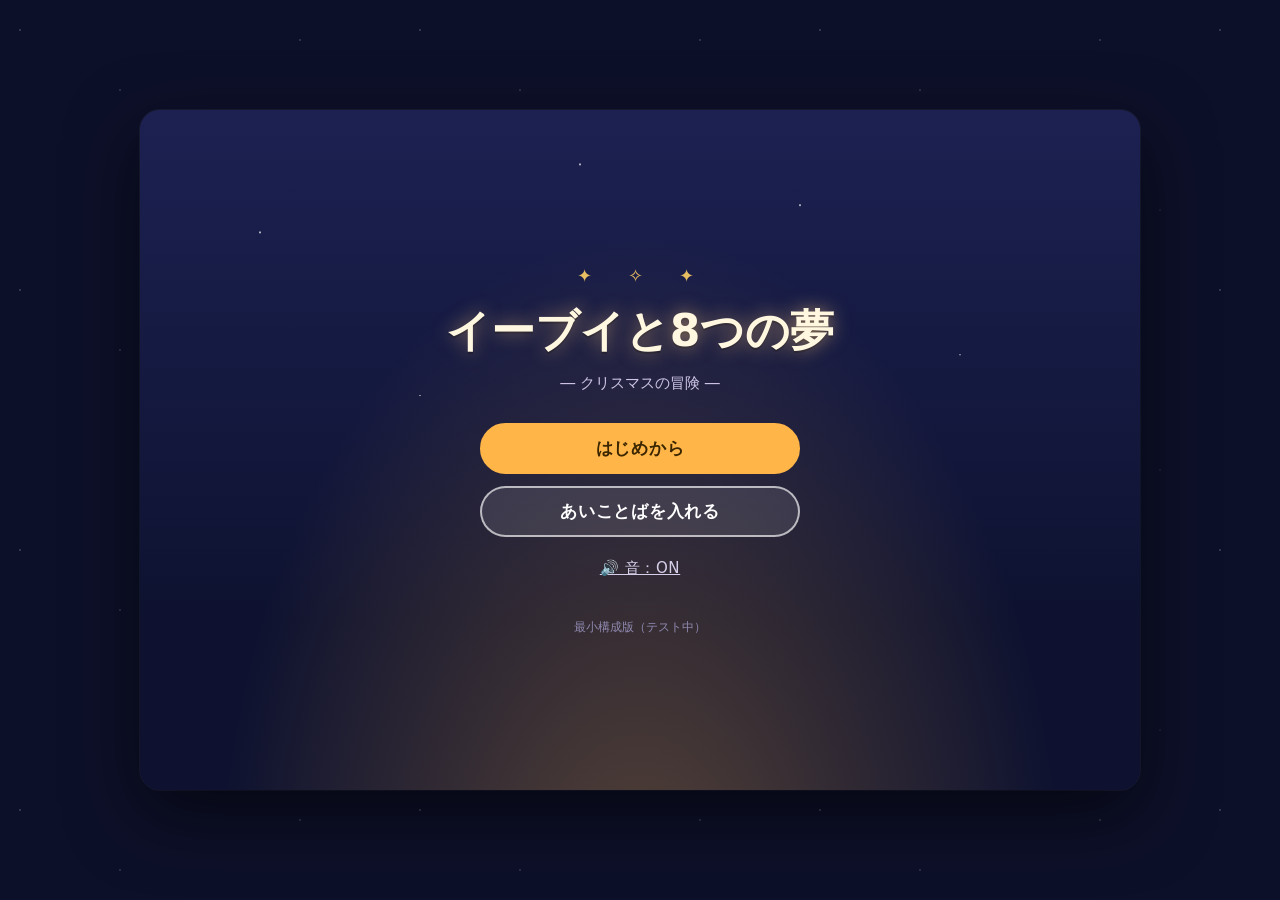
<file: index.html>
<!DOCTYPE html>
<html lang="ja">
<head>
  <meta charset="utf-8">
  <meta name="viewport" content="width=device-width, initial-scale=1, viewport-fit=cover">
  <!-- 検索エンジンに載せない -->
  <meta name="robots" content="noindex, nofollow">
  <meta name="theme-color" content="#171b3d">
  <!-- iPhone の「ホーム画面に追加」用 -->
  <meta name="apple-mobile-web-app-capable" content="yes">
  <meta name="mobile-web-app-capable" content="yes">
  <meta name="apple-mobile-web-app-status-bar-style" content="black-translucent">
  <meta name="apple-mobile-web-app-title" content="イーブイ">
  <link rel="apple-touch-icon" href="icon.png">
  <link rel="icon" type="image/png" href="icon.png">
  <title>イーブイと8つの夢</title>
  <link rel="stylesheet" href="style.css">
</head>
<body>
  <main id="app"></main>
  <noscript>このゲームを遊ぶには、JavaScript を有効にしてください。</noscript>

  <!-- 読み込みエラーを記録する（data.js の書きまちがいを画面で知らせるため） -->
  <script>
    window.__loadErrors = [];
    window.addEventListener("error", function (e) {
      window.__loadErrors.push({ file: e.filename, line: e.lineno, message: e.message });
    });
  </script>
  <script src="data.js"></script>
  <script src="room.js"></script>
  <script src="house.js"></script>
  <script src="lib/qrcode.js"></script>
  <script src="sound.js"></script>
  <!-- 公園で気配を探す（GPSヒント機能）の判定の計算。engine.js より前に読み込む -->
  <script src="geo.js"></script>
  <script src="engine.js"></script>
</body>
</html>
</file>
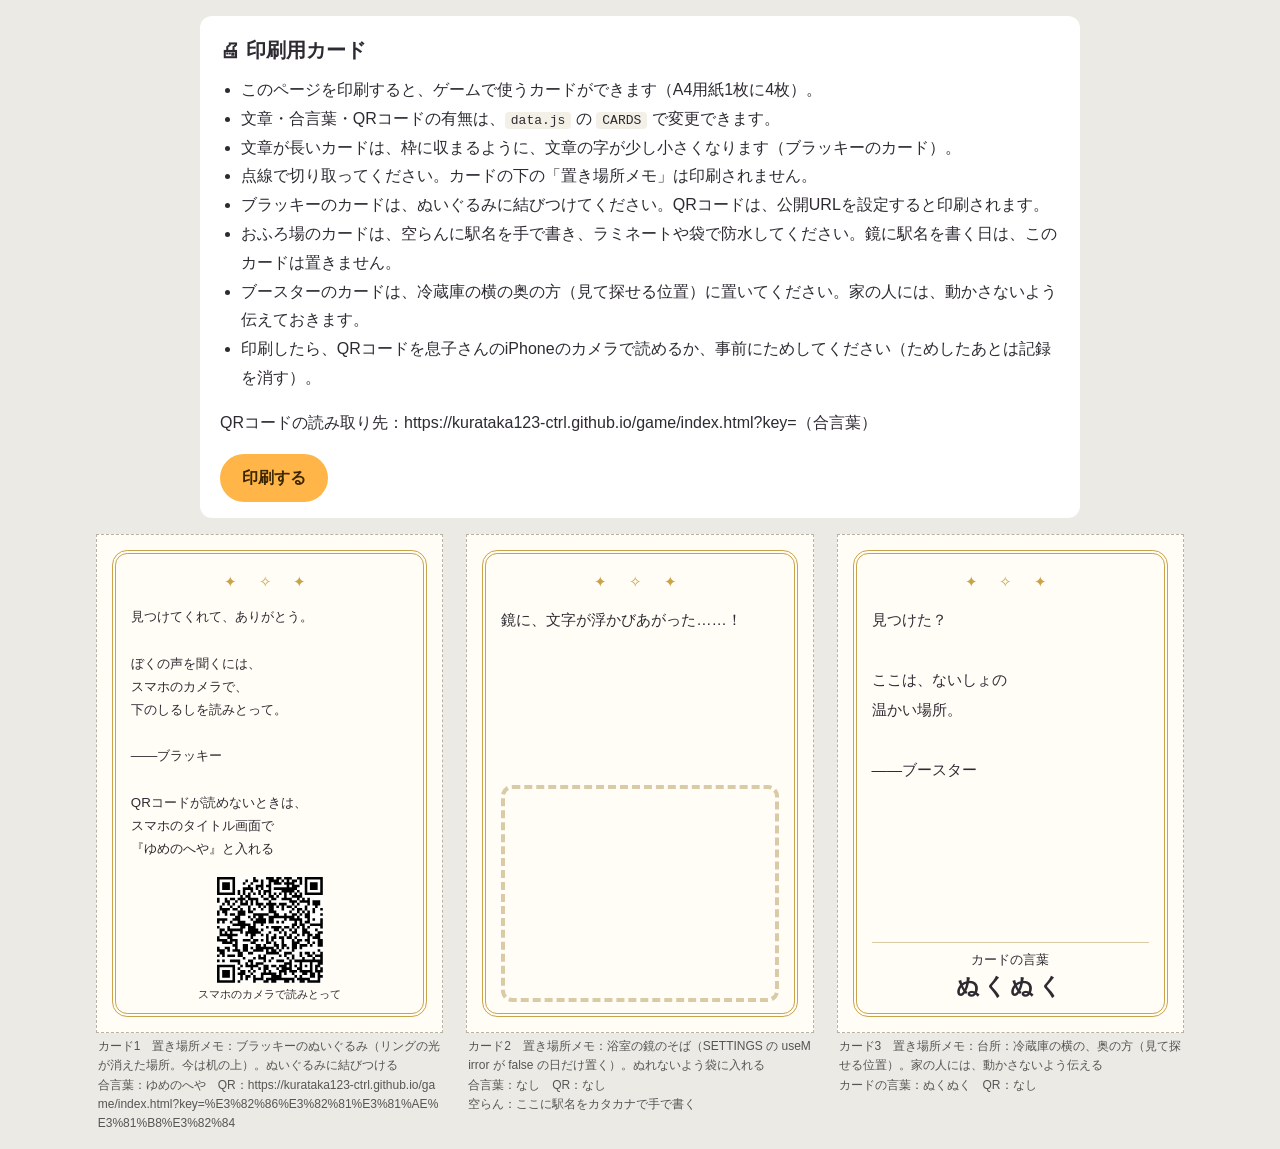
<file: cards.html>
<!DOCTYPE html>
<html lang="ja">
<head>
  <meta charset="utf-8">
  <meta name="viewport" content="width=device-width, initial-scale=1">
  <meta name="robots" content="noindex, nofollow">
  <title>印刷用カード（イーブイと8つの夢）</title>
  <style>
    :root { --ink: #2d2a32; --gold: #c9a24a; --paper: #fffdf6; }
    * { box-sizing: border-box; }
    body {
      margin: 0;
      padding: 16px;
      background: #eceae4;
      color: var(--ink);
      font-family: "Hiragino Maru Gothic ProN", "Hiragino Sans", "BIZ UDPGothic", "Yu Gothic", "Meiryo", sans-serif;
    }
    .guide {
      max-width: 880px;
      margin: 0 auto 16px;
      padding: 16px 20px;
      border-radius: 12px;
      background: #fff;
      line-height: 1.8;
    }
    .guide h1 { margin: 0 0 8px; font-size: 20px; }
    .guide ul { margin: 6px 0; padding-left: 1.3em; }
    .guide .warn { color: #a1122b; font-weight: 700; }
    .guide code { background: #f3f0e8; padding: 1px 6px; border-radius: 4px; }
    .guide button {
      font: inherit;
      font-size: 16px;
      padding: 10px 22px;
      border: 0;
      border-radius: 999px;
      background: #ffb547;
      color: #3b2600;
      font-weight: 700;
      cursor: pointer;
    }
    .sheet { display: flex; flex-wrap: wrap; gap: 6mm; justify-content: center; }
    .card-wrap { width: 92mm; }
    .card {
      position: relative;
      width: 92mm;
      height: 132mm;
      padding: 10mm 9mm 8mm;
      background: var(--paper);
      border: 1px dashed #b8b2a6;
      display: flex;
      flex-direction: column;
      break-inside: avoid;
      page-break-inside: avoid;
    }
    .card::before {
      content: "";
      position: absolute;
      inset: 4mm;
      border: 1.2mm double var(--gold);
      border-radius: 4mm;
      pointer-events: none;
    }
    .stars { text-align: center; color: var(--gold); letter-spacing: .6em; font-size: 11pt; }
    .text { flex: 1; margin-top: 4mm; white-space: pre-wrap; font-size: 11.5pt; line-height: 1.95; }
    .kw { padding-top: 2.5mm; border-top: 1px solid #d8cba6; text-align: center; font-size: 9.5pt; }
    .kw b { display: block; margin-top: .5mm; font-size: 17pt; letter-spacing: .15em; }
    .qr { display: flex; flex-direction: column; align-items: center; gap: 1mm; margin-top: 2.5mm; font-size: 8.5pt; }
    .qr svg { display: block; width: 28mm; height: 28mm; }
    .blank {
      flex: 1.2;
      margin-top: 3mm;
      border: 1.2mm dashed #d8cba6;
      border-radius: 3mm;
      display: flex;
      align-items: flex-end;
      justify-content: center;
      padding-bottom: 2mm;
      font-size: 8pt;
      color: #c9bfa8;
    }
    .memo { margin: 4px 2px 0; font-size: 12px; line-height: 1.6; color: #555; white-space: pre-wrap; word-break: break-all; }
    .error { max-width: 880px; margin: 0 auto; padding: 16px; background: #fff0f0; color: #a1122b; border-radius: 12px; }
    @page { size: A4 portrait; margin: 10mm; }
    @media print {
      body { padding: 0; background: none; }
      .guide, .memo { display: none !important; }
      .sheet { gap: 4mm; }
    }
  </style>
</head>
<body>
  <div class="guide" id="guide">
    <h1>🖨 印刷用カード</h1>
    <ul>
      <li>このページを印刷すると、ゲームで使うカードができます（A4用紙1枚に4枚）。</li>
      <li>文章・合言葉・QRコードの有無は、<code>data.js</code> の <code>CARDS</code> で変更できます。</li>
      <li>文章が長いカードは、枠に収まるように、文章の字が少し小さくなります（ブラッキーのカード）。</li>
      <li>点線で切り取ってください。カードの下の「置き場所メモ」は印刷されません。</li>
      <li>ブラッキーのカードは、ぬいぐるみに結びつけてください。QRコードは、公開URLを設定すると印刷されます。</li>
      <li>おふろ場のカードは、空らんに駅名を手で書き、ラミネートや袋で防水してください。鏡に駅名を書く日は、このカードは置きません。</li>
      <li>ブースターのカードは、冷蔵庫の横の奥の方（見て探せる位置）に置いてください。家の人には、動かさないよう伝えておきます。</li>
      <li>印刷したら、QRコードを息子さんのiPhoneのカメラで読めるか、事前にためしてください（ためしたあとは記録を消す）。</li>
    </ul>
    <p id="url-info"></p>
    <button type="button" onclick="window.print()">印刷する</button>
  </div>
  <div class="sheet" id="sheet"></div>

  <script>
    window.__loadErrors = [];
    window.addEventListener("error", function (e) {
      window.__loadErrors.push({ file: e.filename, line: e.lineno, message: e.message });
    });
  </script>
  <script src="data.js"></script>
  <script src="lib/qrcode.js"></script>
  <script>
    (() => {
      const get = (fn) => { try { return fn(); } catch (e) { return undefined; } };
      const settings = get(() => SETTINGS) || {};
      const cards = get(() => CARDS);
      const ui = get(() => UI) || {};
      const sheet = document.getElementById("sheet");
      const info = document.getElementById("url-info");

      if (!Array.isArray(cards)) {
        const box = document.createElement("div");
        box.className = "error";
        box.textContent = "data.js の CARDS を読み込めませんでした。data.js に書きまちがいがないか確認してください。";
        sheet.replaceWith(box);
        return;
      }

      // QRコードに入れるURL（公開URL + ?key=合言葉）
      let base = String(settings.siteUrl || "").trim();
      if (base) {
        base = base.replace(/[?#].*$/, "");
        if (/\.html?$/i.test(base)) base = base.replace(/[^/]*$/, "");
        if (!base.endsWith("/")) base += "/";
      } else if (/^https?:$/.test(location.protocol)) {
        base = location.href.replace(/[?#].*$/, "").replace(/[^/]*$/, "");
      }
      const urlFor = (keyword) => `${base}index.html?key=${encodeURIComponent(keyword)}`;

      if (base) {
        info.textContent = `QRコードの読み取り先：${base}index.html?key=（合言葉）`;
      } else {
        info.className = "warn";
        info.textContent = "⚠ 公開URLが未設定のため、QRコードは表示されません。data.js の SETTINGS.siteUrl に公開URLを書くか、公開したページでこのページを開いてください。";
      }

      const make = (tag, cls, text) => {
        const n = document.createElement(tag);
        if (cls) n.className = cls;
        if (text != null) n.textContent = text;
        return n;
      };

      cards.forEach((c, i) => {
        const wrap = make("div", "card-wrap");
        const card = make("div", "card");
        card.append(make("div", "stars", "✦ ✧ ✦"));
        card.append(make("div", "text", c.text || ""));
        // label：合言葉の上の見出し（書かなければ data.js の UI.cardKeyword）
        const label = c.label || ui.cardKeyword || "";
        if (c.keyword && c.showKeyword !== false) {
          const kw = make("div", "kw", label);
          kw.append(make("b", null, c.keyword));
          card.append(kw);
        }
        // 空らんは印刷では空のまま（説明は下の置き場所メモにだけ出す）
        if (c.blank) card.append(make("div", "blank"));
        let qrNote = "なし";
        if (c.qr && c.keyword) {
          if (base && typeof qrcode === "function") {
            const url = urlFor(c.keyword);
            const qr = qrcode(0, "M");
            qr.addData(url);
            qr.make();
            const box = make("div", "qr");
            box.innerHTML = qr.createSvgTag({ cellSize: 4, margin: 0, scalable: true });
            box.append(make("span", null, ui.cardQr || ""));
            card.append(box);
            qrNote = url;
          } else {
            qrNote = "（公開URLの設定後に表示）";
          }
        }
        wrap.append(card);
        wrap.append(make("p", "memo",
          `カード${i + 1}　置き場所メモ：${c.place || "未設定"}\n${label || "合言葉"}：${c.keyword || "なし"}　QR：${qrNote}` +
          (c.blank ? `\n空らん：${c.blank}` : "")));
        sheet.append(wrap);
      });

      // 文章が長いカードは、枠に収まるまで、文章の字を少しずつ小さくする（QRコードが枠からはみ出さないように）
      const fit = () => {
        for (const card of sheet.querySelectorAll(".card")) {
          const text = card.querySelector(".text");
          const last = card.lastElementChild;
          text.style.fontSize = "";
          text.style.lineHeight = "";
          const over = () => {
            const box = card.getBoundingClientRect();
            const limit = box.bottom - parseFloat(getComputedStyle(card).paddingBottom);
            return last.getBoundingClientRect().bottom > limit + 0.5;
          };
          let size = 11.5;   // 上の .text の大きさ（pt）と行の高さ
          let line = 1.95;
          while (over() && size > 8.5) {
            size -= 0.25;
            line = Math.max(1.6, line - 0.035);
            text.style.fontSize = `${size}pt`;
            text.style.lineHeight = String(line);
          }
        }
      };
      fit();
      if (document.fonts && document.fonts.ready) document.fonts.ready.then(fit);
      window.addEventListener("beforeprint", fit);
    })();
  </script>
</body>
</html>
</file>
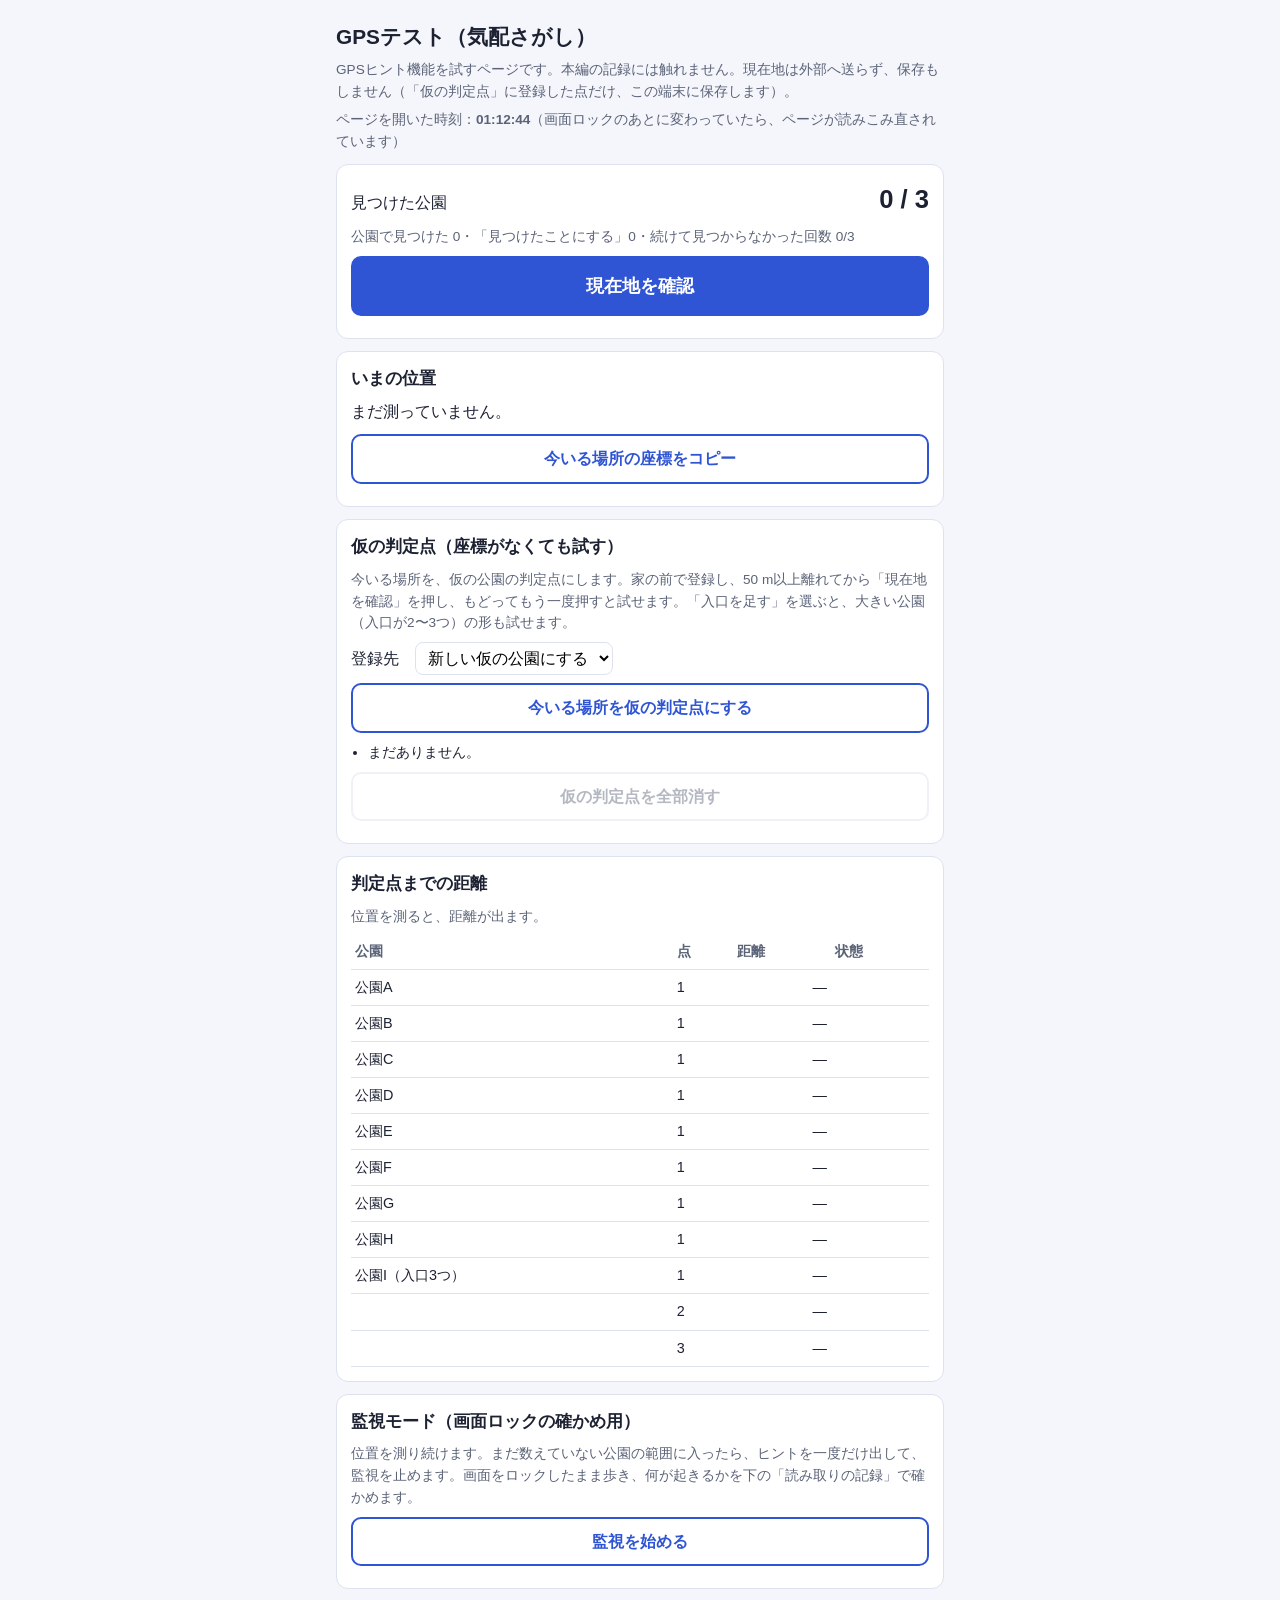
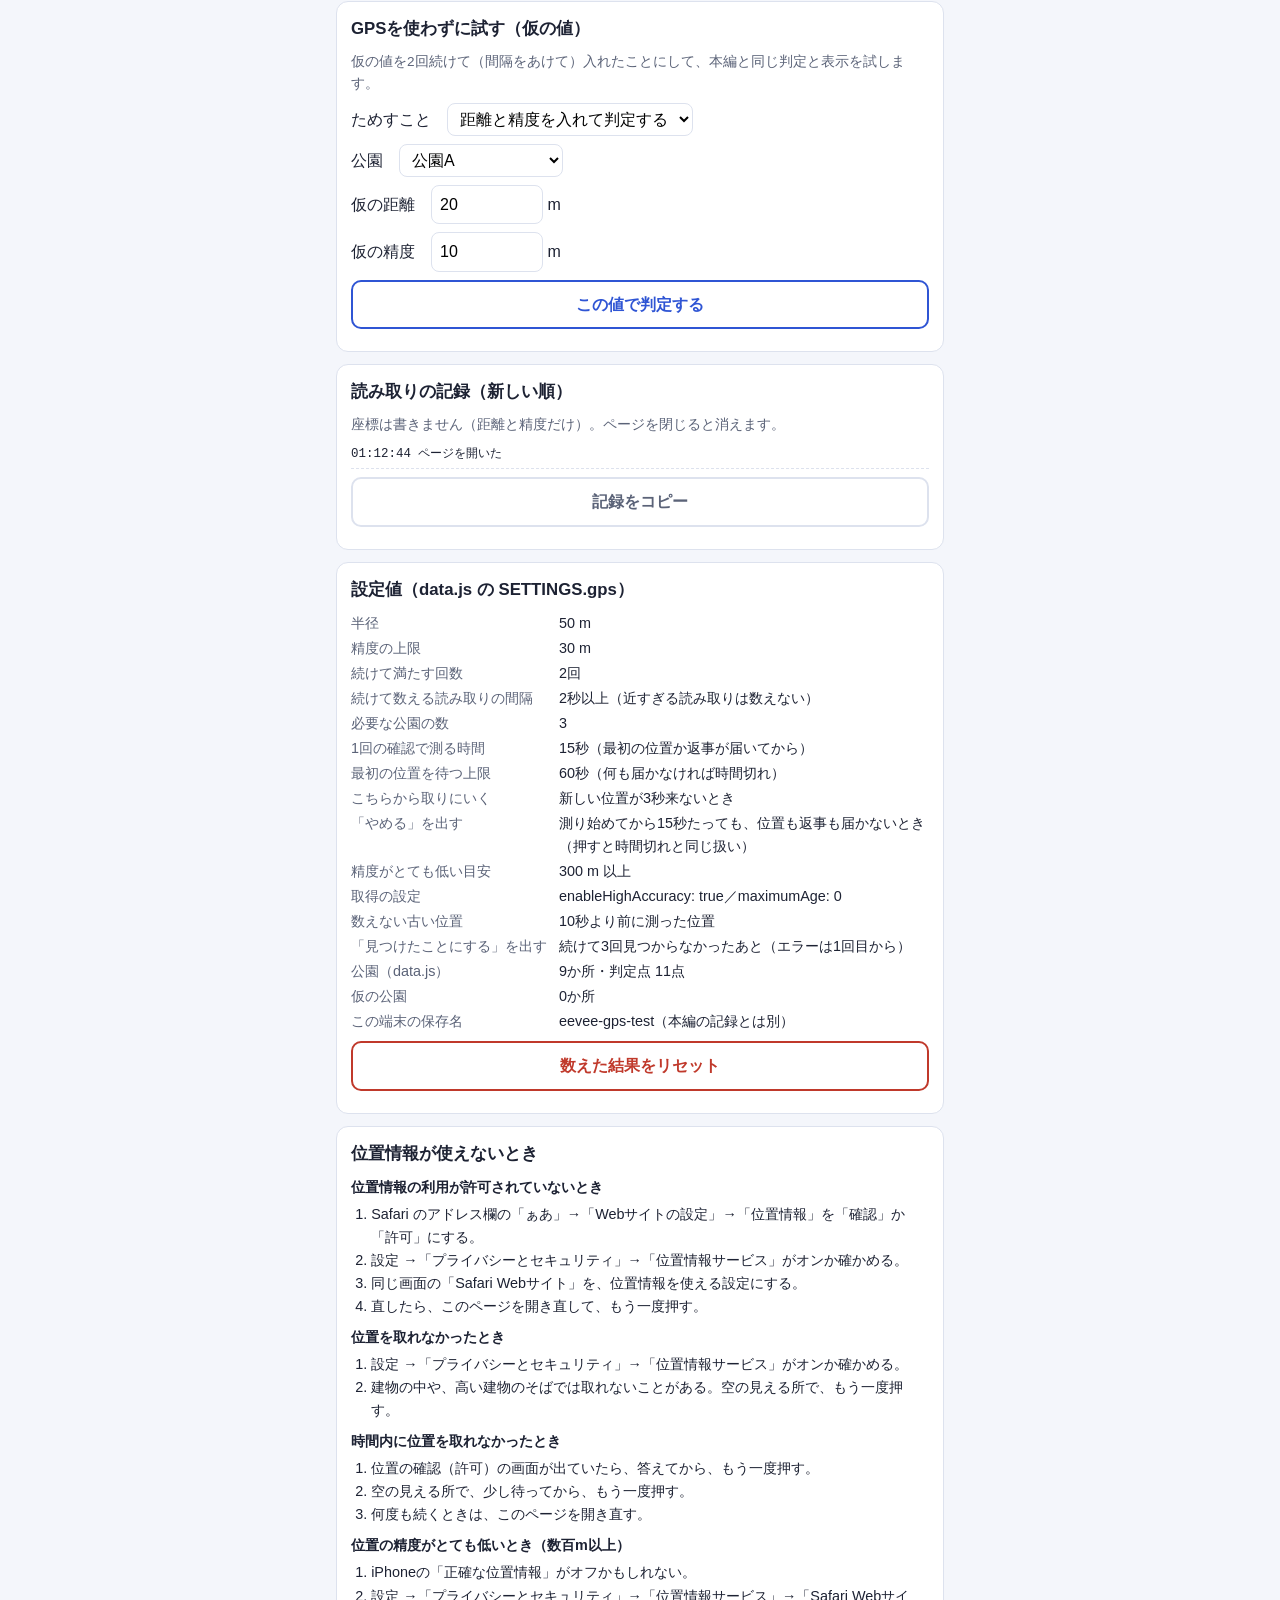
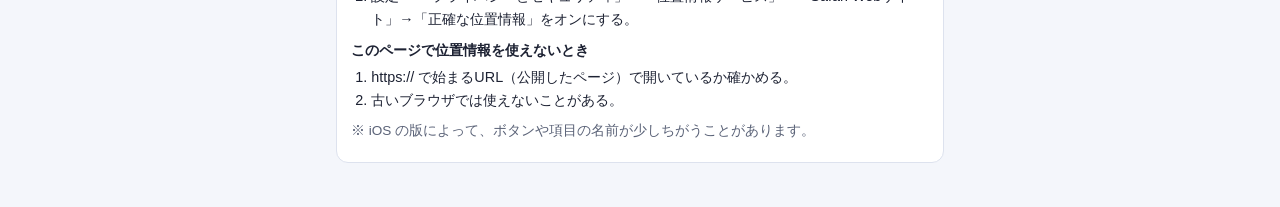
<file: gps-test.html>
<!DOCTYPE html>
<html lang="ja">
<head>
  <meta charset="utf-8">
  <meta name="viewport" content="width=device-width, initial-scale=1, viewport-fit=cover">
  <!-- 検索エンジンに載せない -->
  <meta name="robots" content="noindex, nofollow">
  <!-- 座標の数字を、電話番号のリンクにしない -->
  <meta name="format-detection" content="telephone=no">
  <meta name="theme-color" content="#2f55d4">
  <link rel="icon" type="image/png" href="icon.png">
  <title>GPSテスト（気配さがし）</title>
  <!--
    GPSヒント機能（公園で「気配」を探す）を試すページです。
    ・本編（index.html）の記録には触れません。保存名は eevee-gps-test だけを使います。
    ・本編と同じ data.js（設定値・公園の座標・イーブイの文）と geo.js（判定の計算）を読みこみます。
      engine.js など、ほかの本編のファイルは読みこみません。
    ・現在地は、外部へ送らず、保存もしません（「仮の判定点」に登録した点だけ、この端末に保存）。
  -->
  <style>
    :root {
      --bg: #f4f6fb; --card: #fff; --text: #1d2233; --sub: #5b6378; --line: #dde2ee;
      --primary: #2f55d4; --ok: #1d8a4b; --warn: #b8660b; --err: #c0392b; --info: #2f6fa7;
    }
    * { box-sizing: border-box; }
    [hidden] { display: none !important; }
    html { -webkit-text-size-adjust: 100%; }
    body {
      margin: 0; background: var(--bg); color: var(--text); font-size: 16px; line-height: 1.6;
      font-family: -apple-system, BlinkMacSystemFont, "Hiragino Sans", "Hiragino Kaku Gothic ProN", "Yu Gothic", Meiryo, sans-serif;
    }
    main { max-width: 640px; margin: 0 auto; padding: 12px 16px calc(32px + env(safe-area-inset-bottom)); }
    h1 { font-size: 1.3rem; margin: 8px 0 4px; }
    h2 { font-size: 1.05rem; margin: 0 0 8px; }
    p { margin: 6px 0; }
    .card { background: var(--card); border: 1px solid var(--line); border-radius: 12px; padding: 14px; margin: 12px 0; }
    .small { font-size: .85rem; color: var(--sub); }
    .note { background: #fdf5ea; border: 1px solid #f0c78a; border-radius: 8px; padding: 8px 10px; font-size: .9rem; }
    .btn {
      display: block; width: 100%; min-height: 48px; margin: 8px 0; padding: 10px 14px;
      font: inherit; font-weight: 600; color: var(--primary); background: #fff;
      border: 2px solid var(--primary); border-radius: 10px; touch-action: manipulation; cursor: pointer;
    }
    .btn.primary { color: #fff; background: var(--primary); }
    .btn.big { min-height: 60px; font-size: 1.15rem; }
    .btn.ghost { color: var(--sub); border-color: var(--line); }
    .btn.danger { color: var(--err); border-color: var(--err); }
    .btn:disabled { opacity: .45; cursor: default; }
    .count-row { display: flex; justify-content: space-between; align-items: baseline; gap: 8px; }
    .count-row b { font-size: 1.6rem; }
    .progress { font-weight: 600; color: var(--primary); }
    .result { border-radius: 10px; padding: 10px 12px; margin: 8px 0; background: #f7f8fc; border-left: 6px solid var(--sub); }
    .result.found, .result.reached { background: #eef8f1; border-color: var(--ok); }
    .result.unclear { background: #fdf5ea; border-color: var(--warn); }
    .result.already { background: #edf4fb; border-color: var(--info); }
    .result.error { background: #fbefee; border-color: var(--err); }
    .badge { font-weight: 700; }
    .line { font-size: 1.1rem; margin: 6px 0; }
    .detail { font-size: .9rem; color: var(--sub); }
    .guide { font-size: .9rem; margin-top: 6px; }
    .guide ol { margin: 4px 0 8px; padding-left: 1.4em; }
    .mono { font-family: ui-monospace, Menlo, Consolas, monospace; white-space: pre-line; }
    .copy-field { width: 100%; font: inherit; font-family: ui-monospace, Menlo, Consolas, monospace; font-size: 16px; padding: 8px; border: 1px solid var(--line); border-radius: 8px; }
    .table-wrap { overflow-x: auto; }
    table { width: 100%; border-collapse: collapse; font-size: .9rem; }
    th, td { text-align: left; padding: 6px 4px; border-bottom: 1px solid var(--line); vertical-align: top; }
    th { color: var(--sub); font-weight: 600; }
    td.num { text-align: right; white-space: nowrap; font-variant-numeric: tabular-nums; }
    tr.near td { font-weight: 700; }
    tr.inside td { background: #eef8f1; }
    label { display: block; margin: 8px 0; }
    select, input[type="number"] { font: inherit; font-size: 16px; padding: 6px 8px; border: 1px solid var(--line); border-radius: 8px; background: #fff; max-width: 100%; }
    input[type="number"] { width: 7em; }
    .temp-list { margin: 4px 0; padding-left: 1.2em; font-size: .9rem; }
    .log { list-style: none; margin: 0; padding: 0; max-height: 320px; overflow-y: auto; font-family: ui-monospace, Menlo, Consolas, monospace; font-size: .78rem; }
    .log li { padding: 3px 0; border-bottom: 1px dashed var(--line); word-break: break-all; }
    dl { display: grid; grid-template-columns: auto 1fr; gap: 2px 12px; margin: 0; font-size: .9rem; }
    dt { color: var(--sub); }
    dd { margin: 0; }
    .problems { margin: 6px 0; padding-left: 1.2em; color: var(--err); font-size: .9rem; }
  </style>
</head>
<body>
<main>
  <header>
    <h1>GPSテスト（気配さがし）</h1>
    <p class="small">GPSヒント機能を試すページです。本編の記録には触れません。現在地は外部へ送らず、保存もしません（「仮の判定点」に登録した点だけ、この端末に保存します）。</p>
    <p class="small">ページを開いた時刻：<b id="openedAt">―</b>（画面ロックのあとに変わっていたら、ページが読みこみ直されています）</p>
    <p id="notice" class="note" hidden></p>
  </header>

  <!-- 1. 気配を探す（本編と同じ判定） -->
  <section class="card">
    <div class="count-row"><span>見つけた公園</span><b id="count">0 / 3</b></div>
    <p id="countNote" class="small"></p>
    <button id="checkBtn" class="btn primary big" type="button">現在地を確認</button>
    <p id="progress" class="progress" hidden></p>
    <button id="cancelBtn" class="btn ghost" type="button" hidden>やめる</button>
    <div id="result" class="result" hidden>
      <div id="resultBadge" class="badge"></div>
      <p id="resultLine" class="line"></p>
      <p id="resultDetail" class="detail"></p>
      <div id="resultGuide" class="guide" hidden></div>
    </div>
    <button id="manualBtn" class="btn" type="button" hidden>気配を見つけたことにする</button>
  </section>

  <!-- 2. いまの位置 -->
  <section class="card">
    <h2>いまの位置</h2>
    <p id="nowText" class="mono">まだ測っていません。</p>
    <button id="copyBtn" class="btn" type="button">今いる場所の座標をコピー</button>
    <input id="copyField" class="copy-field" type="text" readonly hidden aria-label="コピーする座標">
    <p id="copyMsg" class="small"></p>
  </section>

  <!-- 3. 仮の判定点（座標がなくても試す） -->
  <section class="card">
    <h2>仮の判定点（座標がなくても試す）</h2>
    <p class="small">今いる場所を、仮の公園の判定点にします。家の前で登録し、50 m以上離れてから「現在地を確認」を押し、もどってもう一度押すと試せます。「入口を足す」を選ぶと、大きい公園（入口が2〜3つ）の形も試せます。</p>
    <label>登録先　<select id="tempTarget"></select></label>
    <button id="tempBtn" class="btn" type="button">今いる場所を仮の判定点にする</button>
    <p id="tempMsg" class="small"></p>
    <ul id="tempList" class="temp-list"></ul>
    <button id="tempClearBtn" class="btn ghost" type="button">仮の判定点を全部消す</button>
  </section>

  <!-- 4. 判定点までの距離 -->
  <section class="card">
    <h2>判定点までの距離</h2>
    <p id="tableNote" class="small"></p>
    <div class="table-wrap">
      <table>
        <thead><tr><th>公園</th><th>点</th><th>距離</th><th>状態</th></tr></thead>
        <tbody id="pointRows"></tbody>
      </table>
    </div>
  </section>

  <!-- 5. 監視モード（watchPosition） -->
  <section class="card">
    <h2>監視モード（画面ロックの確かめ用）</h2>
    <p class="small">位置を測り続けます。まだ数えていない公園の範囲に入ったら、ヒントを一度だけ出して、監視を止めます。画面をロックしたまま歩き、何が起きるかを下の「読み取りの記録」で確かめます。</p>
    <button id="watchBtn" class="btn" type="button">監視を始める</button>
    <p id="watchState" class="small"></p>
  </section>

  <!-- 6. GPSを使わずに試す -->
  <section class="card">
    <h2>GPSを使わずに試す（仮の値）</h2>
    <p class="small">仮の値を2回続けて（間隔をあけて）入れたことにして、本編と同じ判定と表示を試します。</p>
    <label>ためすこと　<select id="simWhat">
      <option value="dist">距離と精度を入れて判定する</option>
      <option value="1">位置情報を拒否したとき</option>
      <option value="2">位置を取れなかったとき</option>
      <option value="3">時間切れのとき</option>
    </select></label>
    <div id="simInputs">
      <label>公園　<select id="simPark"></select></label>
      <label>仮の距離　<input id="simDist" type="number" inputmode="decimal" min="0" step="1" value="20"> m</label>
      <label>仮の精度　<input id="simAcc" type="number" inputmode="decimal" min="1" step="1" value="10"> m</label>
    </div>
    <button id="simBtn" class="btn" type="button">この値で判定する</button>
    <p id="simMsg" class="small"></p>
  </section>

  <!-- 7. 読み取りの記録 -->
  <section class="card">
    <h2>読み取りの記録（新しい順）</h2>
    <p class="small">座標は書きません（距離と精度だけ）。ページを閉じると消えます。</p>
    <ol id="log" class="log"></ol>
    <button id="logCopyBtn" class="btn ghost" type="button">記録をコピー</button>
    <input id="logField" class="copy-field" type="text" readonly hidden aria-label="コピーする記録">
    <p id="logMsg" class="small"></p>
  </section>

  <!-- 8. 設定値とリセット -->
  <section class="card">
    <h2>設定値（data.js の SETTINGS.gps）</h2>
    <dl id="settings"></dl>
    <ul id="problems" class="problems" hidden></ul>
    <button id="resetBtn" class="btn danger" type="button">数えた結果をリセット</button>
  </section>

  <!-- 9. 位置情報が使えないとき -->
  <section class="card">
    <h2>位置情報が使えないとき</h2>
    <div id="help" class="guide"></div>
  </section>
</main>
<noscript>このページを使うには、JavaScript を有効にしてください。</noscript>

<!-- 設定値・公園の座標・イーブイの文は、本編と同じ data.js から読む（変えるのは data.js の1か所だけ） -->
<script src="data.js"></script>
<script src="geo.js"></script>
<script>
(() => {
  "use strict";
  const $ = (id) => document.getElementById(id);

  // ==============================================================
  // 0. 準備
  // ==============================================================
  const tryGet = (fn) => { try { return fn(); } catch (e) { return undefined; } };
  const DATA = tryGet(() => SETTINGS);
  const SCENE_LIST = tryGet(() => SCENES) || {};
  if (!window.GEO || !DATA || !DATA.gps) {
    $("notice").hidden = false;
    $("notice").textContent = "data.js か geo.js を読みこめませんでした。gps-test.html と同じ場所に両方があるか、data.js に SETTINGS.gps があるか確かめてください。";
    return;
  }
  const CFG = DATA.gps;
  // イーブイの文：本編の、公園で気配を探す場面（search のある場面。leafeon_search）から読む
  const SEARCH_ID = Object.keys(SCENE_LIST).find((id) => SCENE_LIST[id] && SCENE_LIST[id].search) || "";
  const TEXT = SEARCH_ID ? SCENE_LIST[SEARCH_ID].search : {};
  const STORE_KEY = "eevee-gps-test";   // 本編の保存名（eevee-xmas-save-v3 …）とは別
  const MAX_TEMP_PARKS = 5;             // 仮の公園の数の上限
  const MAX_TEMP_POINTS = 3;            // 仮の公園1つあたりの判定点の上限（大きい公園の入口）
  const LOG_MAX = 200;                  // 記録に残す行の数
  const openedAt = Date.now();

  const pad = (n) => String(n).padStart(2, "0");
  const clock = (t) => { const d = new Date(t); return `${pad(d.getHours())}:${pad(d.getMinutes())}:${pad(d.getSeconds())}`; };
  const meters = (d) => (!Number.isFinite(d) ? "―"
    : d < 1000 ? `${Math.round(d)} m`
    : d < 100000 ? `${(d / 1000).toFixed(1)} km`
    : `${Math.round(d / 1000).toLocaleString("ja-JP")} km`);
  const acc = (a) => (Number.isFinite(a) ? `±${Math.round(a)} m` : "±? m");
  const seconds = (ms) => (Number(ms) || 0) / 1000;
  function node(tag, text, cls) {
    const n = document.createElement(tag);
    if (text != null) n.textContent = text;
    if (cls) n.className = cls;
    return n;
  }

  const KIND = { in: "範囲内", out: "範囲外", poor: "精度不足" };
  const BADGE = {
    found: "気配あり", reached: "気配あり（必要な数に達した）", already: "もう数えた公園",
    none: "気配なし", unclear: "位置がはっきりしない", error: "エラー",
  };
  const ERR = {
    0: "このページでは位置情報を使えない",
    1: "位置情報の利用が許可されていない（PERMISSION_DENIED）",
    2: "位置を取れなかった（POSITION_UNAVAILABLE）",
    3: "時間内に位置を取れなかった（TIMEOUT）",
  };

  // 案内の文（エラーのときと、いちばん下の「位置情報が使えないとき」で使う）
  //   ※ iOS の版によって、ボタンや項目の名前が少しちがうことがあります
  const GUIDES = {
    denied: {
      title: "位置情報の利用が許可されていないとき",
      steps: [
        "Safari のアドレス欄の「ぁあ」→「Webサイトの設定」→「位置情報」を「確認」か「許可」にする。",
        "設定 →「プライバシーとセキュリティ」→「位置情報サービス」がオンか確かめる。",
        "同じ画面の「Safari Webサイト」を、位置情報を使える設定にする。",
        "直したら、このページを開き直して、もう一度押す。",
      ],
    },
    unavailable: {
      title: "位置を取れなかったとき",
      steps: [
        "設定 →「プライバシーとセキュリティ」→「位置情報サービス」がオンか確かめる。",
        "建物の中や、高い建物のそばでは取れないことがある。空の見える所で、もう一度押す。",
      ],
    },
    timeout: {
      title: "時間内に位置を取れなかったとき",
      steps: [
        "位置の確認（許可）の画面が出ていたら、答えてから、もう一度押す。",
        "空の見える所で、少し待ってから、もう一度押す。",
        "何度も続くときは、このページを開き直す。",
      ],
    },
    precise: {
      title: "位置の精度がとても低いとき（数百m以上）",
      steps: [
        "iPhoneの「正確な位置情報」がオフかもしれない。",
        "設定 →「プライバシーとセキュリティ」→「位置情報サービス」→「Safari Webサイト」→「正確な位置情報」をオンにする。",
      ],
    },
    unsupported: {
      title: "このページで位置情報を使えないとき",
      steps: [
        "https:// で始まるURL（公開したページ）で開いているか確かめる。",
        "古いブラウザでは使えないことがある。",
      ],
    },
  };
  const GUIDE_NOTE = "※ iOS の版によって、ボタンや項目の名前が少しちがうことがあります。";
  const GUIDE_OF_CODE = { 0: "unsupported", 1: "denied", 2: "unavailable", 3: "timeout" };

  // ==============================================================
  // 1. 記録（この端末だけ。保存名 eevee-gps-test）
  // ==============================================================
  //   found ：気配を見つけた公園の id
  //   manual：「気配を見つけたことにする」で増やした数
  //   misses：続けて見つからなかった回数（気配なし・位置がはっきりしない）。開き直しても続ける
  //   temps ：仮の判定点（座標は "~" の形にして保存する）。現在地そのものは保存しない
  function normalize(d) {
    const src = d && typeof d === "object" ? d : {};
    const temps = (Array.isArray(src.temps) ? src.temps : [])
      .filter((t) => t && typeof t.id === "string" && /^temp\d+$/.test(t.id) && Array.isArray(t.points))
      .map((t) => ({ id: t.id, label: String(t.label || t.id), points: t.points.filter((p) => typeof p === "string").slice(0, MAX_TEMP_POINTS) }))
      .slice(0, MAX_TEMP_PARKS);
    return {
      found: (Array.isArray(src.found) ? src.found : []).filter((x) => typeof x === "string"),
      manual: Math.max(0, Math.floor(Number(src.manual) || 0)),
      misses: Math.max(0, Math.floor(Number(src.misses) || 0)),
      temps,
    };
  }
  const store = {
    load() {
      try { return normalize(JSON.parse(localStorage.getItem(STORE_KEY))); } catch (e) { return normalize(null); }
    },
    save(data) {
      try { localStorage.setItem(STORE_KEY, JSON.stringify(data)); return true; } catch (e) { return false; }
    },
  };
  let rec = store.load();
  function save() {
    if (!store.save(rec)) showNotice("この端末に記録できませんでした（プライベートブラウズなど）。ページを閉じると、数えた結果が消えます。");
  }

  // 公園の一覧：data.js の公園（SETTINGS.gps.parks。座標は SETTINGS.hidden）＋ 仮の公園
  let parks = [];
  let problems = [];
  function rebuildParks() {
    const from = GEO.parksFrom(CFG.parks, DATA.hidden);
    const a = GEO.readParks(from.list);
    const b = GEO.readParks(rec.temps);
    parks = a.parks.concat(b.parks.map((p) => Object.assign(p, { temp: true })));
    problems = from.problems.concat(a.problems, b.problems);
    if (!SEARCH_ID) problems.push("data.js に、公園で気配を探す場面（search のある場面）がありません。イーブイの文を出せません。");
  }
  const parkById = (id) => parks.find((p) => p.id === id) || null;
  const foundIds = () => rec.found.filter((id) => parkById(id));
  const count = () => foundIds().length + rec.manual;

  // いまの位置（画面に出すだけ。保存しない）
  let lastPos = null;

  // ==============================================================
  // 2. 記録の表示（新しい順。座標は書かない）
  // ==============================================================
  const logLines = [];
  function log(text) {
    const line = `${clock(Date.now())} ${text}`;
    logLines.unshift(line);
    if (logLines.length > LOG_MAX) logLines.pop();
    $("log").prepend(node("li", line));
    while ($("log").children.length > LOG_MAX) $("log").lastChild.remove();
  }

  function showNotice(text) {
    $("notice").hidden = !text;
    $("notice").textContent = text || "";
  }

  // ==============================================================
  // 3. 位置を測る（1回の確認・監視モード・仮の点の登録）
  // ==============================================================
  //   mode：check（1回の確認。本編と同じ geo.js の check）/ watch（監視モード）/ register（仮の判定点の登録）
  //   watch と register は、geo.js の track（位置を測り続ける仕組み）を、このページで使う
  const SES = { mode: "", run: null, info: null, judge: null, readings: 0, hidden: 0, regRun: 0, regBest: null, regTop: null, noted: null };
  const geoOk = () => GEO.usable(navigator, window);
  const hiddenNow = () => document.visibilityState === "hidden";
  const tagOf = (r) => (r && r.source === "get" ? "［取りにいった］" : "") + (hiddenNow() ? "［画面が隠れている間］" : "");
  const ageOf = (r) => r.at - r.ts;
  const ageText = (r) => (Number.isFinite(ageOf(r)) && Math.abs(ageOf(r)) >= 2000 ? `（位置の古さ ${(ageOf(r) / 1000).toFixed(1)}秒）` : "");
  const errText = (err, source) => `エラー：${ERR[err && err.code] || `不明なエラー（${err && err.code}）`}${source === "get" ? "［取りにいった］" : ""}${err && err.message ? `　${err.message}` : ""}`;

  // 新しい位置が届いたとき（古い位置ではない）：画面の「いまの位置」と距離の表を新しくする
  function freshPosition(r) {
    SES.readings += 1;
    if (hiddenNow()) SES.hidden += 1;
    lastPos = r;
    renderNow();
    renderTable();
  }
  const obsText = (obs) => `${SES.mode === "watch" ? "［監視］" : ""}精度${acc(obs.accuracy)}／${obs.label || "公園"}まで${meters(obs.distance)} → ${KIND[obs.kind]}`;

  function begin(mode) {
    stop();
    if (!geoOk()) {
      log(`エラー：${ERR[0]}`);
      if (mode === "register") $("tempMsg").textContent = "このページでは位置情報を使えないため、登録できません。";
      else conclude({ result: "error", code: 0 });
      return;
    }
    SES.mode = mode;
    SES.info = null;
    SES.readings = 0;
    SES.hidden = 0;
    SES.regRun = 0;
    SES.regBest = null;
    SES.regTop = null;
    SES.noted = new Set();
    SES.judge = mode === "watch" ? GEO.judge(CFG, foundIds(), { watch: true }) : null;
    log(mode === "check" ? "現在地の確認を始めた" : mode === "watch" ? "監視を始めた" : "仮の判定点の登録のために、測り始めた");
    if (mode === "check") SES.run = GEO.check({ cfg: CFG, geo: navigator.geolocation, parks, found: foundIds(), onLog: checkLog, onTick: onTick, onDone: checkDone });
    else SES.run = GEO.track({
      cfg: CFG, geo: navigator.geolocation, limit: mode === "register",   // 監視モードは時間切れにしない（ポケットの中でも測り続けるかを確かめるため）
      onDuplicate: (r) => log(`同じ位置がもう一度届いた（数えない）${tagOf(r)}`),
      onPosition: mode === "watch" ? watchPosition : registerPosition,
      onError: trackError,
      onTimeUp: () => registerEnd(SES.regBest, SES.regTop, true),
      onPoke: () => log("新しい位置が来ないので、取りにいった"),
      onTick: () => onTick(SES.run && SES.run.info()),
    });
    updateButtons();
    onTick(null);
  }

  function stop() {
    if (!SES.mode) return;
    const run = SES.run;
    SES.mode = "";
    SES.run = null;
    if (run) run.stop();   // 止めたあとに届いた位置は使わない
    updateButtons();
  }

  // 0.5秒ごとの表示（測っている間の文）
  function onTick(info) {
    if (!SES.mode) return;
    if (info) SES.info = info;
    const inf = SES.info || {};
    if (SES.mode === "watch") {
      $("watchState").textContent = `監視中：読み取り ${SES.readings}回`
        + (SES.hidden ? `（うち画面が隠れている間 ${SES.hidden}回）` : "")
        + (lastPos && SES.readings ? `。最後の読み取り ${clock(lastPos.at)}` : "。位置を待っています");
      return;
    }
    if (SES.mode === "check" && $("cancelBtn").hidden && GEO.cancelable(inf, CFG)) $("cancelBtn").hidden = false;
    const what = SES.mode === "check" ? "測っています" : "登録のために測っています";
    let run = "";
    if (SES.mode === "check" && inf.run) {
      if (inf.run.kind) run = `／いま：${KIND[inf.run.kind]}${inf.run.kind === "poor" ? "" : ` ${inf.run.n}/${inf.run.need}`}`;
    } else if (SES.mode === "register") run = `／精度が十分な読み取り ${SES.regRun}/${CFG.streak}`;
    $("progress").textContent = inf.first
      ? `${what}… あと${inf.left}秒（読み取り ${SES.readings}回${run}）`
      : "位置を待っています…（初めてのときは、位置情報の許可の確認が出ます）";
  }

  // ---- 1回の確認（geo.js の check。本編の「気配を探す」と同じ） ----
  function checkLog(kind, x) {
    if (SES.mode !== "check") return;
    if (kind === "dup") log(`同じ位置がもう一度届いた（数えない）${tagOf(x.r)}`);
    else if (kind === "stale") log(`古い位置が届いた（${(x.age / 1000).toFixed(1)}秒前。数えない）${tagOf(x.r)}`);
    else if (kind === "fresh") freshPosition(x.r);
    else if (kind === "close") log(`${obsText(x.obs)}（前の読み取りから${(x.since / 1000).toFixed(1)}秒。${seconds(CFG.minGap)}秒たっていないので数えない）${tagOf(x.r)}${ageText(x.r)}`);
    else if (kind === "reading") log(`${obsText(x.obs)}${x.obs.kind === "poor" ? "" : `（${x.run.n}/${x.run.need}）`}${tagOf(x.r)}${ageText(x.r)}`);
    else if (kind === "error") log(errText(x.err, x.source));
    else if (kind === "poke") log("新しい位置が来ないので、取りにいった");
    else if (kind === "timeup") log(`時間切れ（${(Number(CFG.timeout) || 15000) / 1000}秒）`);
  }
  function checkDone(d) {
    if (SES.mode !== "check") return;
    stop();
    conclude(d);
  }

  // ---- 監視モード：まだ数えていない公園で見つけたら、ヒントを一度だけ出して止める ----
  function watchPosition(r) {
    if (SES.mode !== "watch") return;
    const obs = Object.assign(GEO.classify(parks, r.lat, r.lon, r.accuracy, CFG), { ts: r.ts });
    const d = SES.judge.feed(obs, r.at);
    // 古い位置は数えない（maximumAge: 0 でも、iPhone は数十秒前の位置を届けることがある）
    if (d && d.skip === "stale") {
      log(`古い位置が届いた（${(d.age / 1000).toFixed(1)}秒前。数えない）${tagOf(r)}`);
      return;
    }
    SES.run.fresh();
    freshPosition(r);
    if (d && d.skip === "close") {
      log(`${obsText(obs)}（前の読み取りから${(d.since / 1000).toFixed(1)}秒。${seconds(CFG.minGap)}秒たっていないので数えない）${tagOf(r)}${ageText(r)}`);
      return;
    }
    const run = SES.judge.run();
    log(`${obsText(obs)}${obs.kind === "poor" ? "" : `（${run.n}/${run.need}）`}${tagOf(r)}${ageText(r)}`);
    if (!d) return;
    if (d.result === "found") {
      stop();
      $("watchState").textContent = `${clock(Date.now())} に見つけたので、監視を止めました（上の結果を見てください）。`;
      conclude(d, "監視モードで見つけた");
    } else if (d.result === "already" && !SES.noted.has(d.park)) {
      SES.noted.add(d.park);
      log(`${d.label}は、もう数えた公園（監視は続けます）`);
    }
  }

  // ---- 監視モードと登録のエラー（拒否のときは、geo.js の track が測るのを止めている） ----
  function trackError(err, source, fatal) {
    const mode = SES.mode;
    log(errText(err, source));
    if (!fatal) return;
    stop();
    if (mode === "register") $("tempMsg").textContent = "位置情報の利用が許可されていないため、登録できませんでした（いちばん下の案内を見てください）。";
    else if (mode === "watch") {
      $("watchState").textContent = "位置情報の利用が許可されていないため、監視を止めました。";
      conclude({ result: "error", code: 1 });
    }
  }

  // ---- 仮の判定点の登録：古い位置は数えない ----
  function registerPosition(r) {
    if (SES.mode !== "register") return;
    if (GEO.isStale(r.ts, r.at, CFG)) {
      log(`古い位置が届いた（${(ageOf(r) / 1000).toFixed(1)}秒前。数えない）${tagOf(r)}`);
      return;
    }
    SES.run.fresh();
    freshPosition(r);
    registerFeed(r, tagOf(r) + ageText(r));
  }

  // ---- 仮の判定点の登録：精度が上限以内の読み取りが2回続いたら、良いほうの位置で登録する ----
  function registerFeed(r, tag) {
    const good = r.accuracy <= CFG.accuracy;
    SES.regRun = good ? SES.regRun + 1 : 0;
    if (good && (!SES.regBest || r.accuracy < SES.regBest.accuracy)) SES.regBest = r;
    if (!SES.regTop || r.accuracy < SES.regTop.accuracy) SES.regTop = r;
    log(`［登録］精度${acc(r.accuracy)} → ${good ? `精度は十分（${SES.regRun}/${CFG.streak}）` : "精度不足"}${tag}`);
    if (SES.regRun >= CFG.streak) {
      const best = SES.regBest;
      stop();
      registerEnd(best, best, false);
    }
  }
  function registerEnd(best, top, timedOut) {
    stop();
    if (!best) {
      $("tempMsg").textContent = top
        ? `位置の精度が足りないため、登録しませんでした（いちばん良かったときで ${acc(top.accuracy)}。上限 ${CFG.accuracy} m）。空の見える所で、もう一度押してください。`
        : "位置を取れなかったため、登録しませんでした。";
      log("仮の判定点を登録できなかった");
      return;
    }
    const target = $("tempTarget").value;
    const raw = GEO.hide(`${best.lat.toFixed(6)},${best.lon.toFixed(6)}`);
    let name = "";
    if (target === "new") {
      if (rec.temps.length >= MAX_TEMP_PARKS) {
        $("tempMsg").textContent = `仮の公園は${MAX_TEMP_PARKS}か所までです。`;
        return;
      }
      let n = 1;
      while (rec.temps.some((t) => t.id === `temp${n}`)) n += 1;
      rec.temps.push({ id: `temp${n}`, label: `仮の公園${n}`, points: [raw] });
      name = `仮の公園${n}（点1）`;
    } else {
      const t = rec.temps.find((x) => x.id === target);
      if (!t || t.points.length >= MAX_TEMP_POINTS) {
        $("tempMsg").textContent = `入口（判定点）は、1か所あたり${MAX_TEMP_POINTS}点までです。`;
        return;
      }
      t.points.push(raw);
      name = `${t.label}（点${t.points.length}）`;
    }
    save();
    rebuildParks();
    renderAll();
    $("tempMsg").textContent = `${name}を登録しました（精度 ${acc(best.accuracy)}`
      + `${timedOut ? "。2回続けて精度が足りなかったので、いちばん良かった位置で登録" : ""}）。`;
    log(`仮の判定点を登録した：${name}`);
  }

  // ==============================================================
  // 4. 結果を出す（本編と同じ文）
  // ==============================================================
  function conclude(d, how) {
    let kind = d.result;
    let detail = "";
    let guide = "";
    if (d.result === "found") {
      if (!rec.found.includes(d.park)) rec.found.push(d.park);
      const n = count();
      kind = n >= CFG.need ? "reached" : "found";
      detail = `${d.label}で気配を見つけた（${n}公園目）。いちばん近い点まで ${meters(d.distance)}、精度 ${acc(d.accuracy)}。`
        + `範囲内が${CFG.streak}回続いた。`;
      if (kind === "reached") detail += `必要な数（${CFG.need}）に達した。本編では、ここで3-2（リーフィア）へ進む。`;
    } else if (d.result === "already") {
      detail = `${d.label}は、もう数えた公園。数は増えない（いちばん近い点まで ${meters(d.distance)}、精度 ${acc(d.accuracy)}）。`;
    } else if (d.result === "none") {
      detail = `いちばん近い判定点（${d.label}）まで ${meters(d.distance)}（半径 ${CFG.radius} m）、精度 ${acc(d.accuracy)}。`;
    } else if (d.result === "unclear") {
      if (d.staleOnly) detail = `新しい位置（${seconds(CFG.staleAfter)}秒以内に測ったもの）が届かなかった（古い位置だけが${d.stale}回届いた）。`;
      else {
        detail = (d.sawIn ? `範囲内の読み取りはあったが、${CFG.streak}回続かなかった。` : "")
          + `精度がいちばん良かったときで ${acc(d.best)}（上限 ${CFG.accuracy} m）。`;
        if (Number.isFinite(d.best) && d.best >= CFG.poorAccuracy) guide = "precise";
      }
    } else {
      kind = "error";
      detail = `${ERR[d.code] || "エラー"}。${d.noAnswer ? "位置も返事も届かなかった。" : ""}`;
      guide = GUIDE_OF_CODE[d.code] || "";
    }
    // イーブイの文は、本編と同じ（geo.js の lineFor。文は data.js の leafeon_search の search）
    const msg = GEO.lineFor(d, count(), CFG, TEXT);
    const line = msg.text;
    if (msg.note) detail += `（本編で台詞の下に出す案内：${msg.note}）`;
    // 続けて見つからなかった回数を進める（見つけたら0。もう数えた公園では変えない）
    const step = GEO.missStep(rec.misses, kind, CFG);
    rec.misses = step.misses;
    save();
    if (kind === "none" || kind === "unclear") detail += `続けて見つからなかった回数 ${rec.misses}（${CFG.manualAfter}回で「見つけたことにする」を出す）。`;
    if (how) detail = `${how}。${detail}`;
    if (d.sim) detail = `（仮の値）${detail}`;
    showResult(kind, line, detail, guide);
    // 「気配を見つけたことにする」は、続けて manualAfter 回見つからなかったあと（エラーのときは1回目から）だけ出す
    $("manualBtn").hidden = !step.manual;
    log(`結果：${BADGE[kind]}${kind === "found" || kind === "reached" ? `（${count()}公園目）` : ""}`
      + (kind === "none" || kind === "unclear" ? `（続けて見つからなかった回数 ${rec.misses}/${CFG.manualAfter}）` : ""));
    renderCount();
    renderTable();
  }

  function showResult(kind, line, detail, guide) {
    const box = $("result");
    box.hidden = false;
    box.className = `result ${kind}`;
    $("resultBadge").textContent = BADGE[kind] || "";
    $("resultLine").textContent = line || "";
    $("resultLine").hidden = !line;
    $("resultDetail").textContent = detail || "";
    const g = $("resultGuide");
    g.replaceChildren();
    g.hidden = !guide;
    if (guide) g.append(guideNode(guide), node("p", GUIDE_NOTE, "small"));
  }

  function guideNode(key) {
    const g = GUIDES[key];
    const box = node("div");
    const ol = node("ol");
    for (const s of g.steps) ol.append(node("li", s));
    box.append(node("b", g.title), ol);
    return box;
  }

  // ==============================================================
  // 5. 画面の表示
  // ==============================================================
  function renderCount() {
    const n = count();
    $("count").textContent = `${n} / ${CFG.need}${n >= CFG.need ? "（達した）" : ""}`;
    $("countNote").textContent = `公園で見つけた ${foundIds().length}・「見つけたことにする」${rec.manual}`
      + `・続けて見つからなかった回数 ${rec.misses}/${CFG.manualAfter}`;
  }

  function renderNow() {
    if (!lastPos) return;
    $("nowText").textContent = `緯度 ${lastPos.lat.toFixed(6)}／経度 ${lastPos.lon.toFixed(6)}\n`
      + `精度 ${acc(lastPos.accuracy)}（${clock(lastPos.at)} に測った）`;
  }

  function renderTable() {
    const body = $("pointRows");
    body.replaceChildren();
    const near = lastPos ? GEO.nearest(parks, lastPos.lat, lastPos.lon) : null;
    const done = new Set(foundIds());
    for (const p of parks) {
      p.points.forEach((pt, k) => {
        const d = lastPos ? GEO.distance(lastPos.lat, lastPos.lon, pt.lat, pt.lon) : NaN;
        const isNear = Boolean(near && near.park === p.id && near.point === k);
        const tr = node("tr");
        if (isNear) tr.classList.add("near");
        if (d <= CFG.radius) tr.classList.add("inside");
        const state = [done.has(p.id) ? "見つけた" : "", p.draft ? "座標は仮" : "", isNear ? "いちばん近い" : ""].filter(Boolean).join("・");
        tr.append(node("td", k === 0 ? p.label : ""), node("td", String(k + 1)), node("td", meters(d), "num"), node("td", state));
        body.append(tr);
      });
    }
    $("tableNote").textContent = lastPos
      ? `${clock(lastPos.at)} に測った位置からの距離です。半径 ${CFG.radius} m 以内の点は、緑にしています。`
      : "位置を測ると、距離が出ます。";
  }

  function renderTemps() {
    const sel = $("tempTarget");
    const keep = sel.value;
    sel.replaceChildren(node("option", "新しい仮の公園にする"));
    sel.firstChild.value = "new";
    for (const t of rec.temps) {
      if (t.points.length >= MAX_TEMP_POINTS) continue;
      const o = node("option", `${t.label}に入口を足す（今 ${t.points.length}点）`);
      o.value = t.id;
      sel.append(o);
    }
    sel.value = [...sel.options].some((o) => o.value === keep) ? keep : "new";
    const list = $("tempList");
    list.replaceChildren(...rec.temps.map((t) => node("li", `${t.label}：判定点 ${t.points.length}点${foundIds().includes(t.id) ? "（見つけた）" : ""}`)));
    if (!rec.temps.length) list.append(node("li", "まだありません。"));
    $("tempClearBtn").disabled = !rec.temps.length || Boolean(SES.mode);
  }

  function renderSimParks() {
    const sel = $("simPark");
    const keep = sel.value;
    sel.replaceChildren(...parks.map((p) => {
      const o = node("option", p.label);
      o.value = p.id;
      return o;
    }));
    if (parks.some((p) => p.id === keep)) sel.value = keep;
  }

  function renderSettings() {
    const cfgParks = parks.filter((p) => !p.temp);
    const points = cfgParks.reduce((s, p) => s + p.points.length, 0);
    const allDraft = cfgParks.length > 0 && cfgParks.every((p) => p.draft);
    const rows = [
      ["半径", `${CFG.radius} m`],
      ["精度の上限", `${CFG.accuracy} m`],
      ["続けて満たす回数", `${CFG.streak}回`],
      ["続けて数える読み取りの間隔", `${seconds(CFG.minGap)}秒以上（近すぎる読み取りは数えない）`],
      ["必要な公園の数", `${CFG.need}`],
      ["1回の確認で測る時間", `${(Number(CFG.timeout) || 15000) / 1000}秒（最初の位置か返事が届いてから）`],
      ["最初の位置を待つ上限", `${seconds(CFG.firstWait)}秒（何も届かなければ時間切れ）`],
      ["こちらから取りにいく", `新しい位置が${seconds(CFG.pokeAfter)}秒来ないとき`],
      ["「やめる」を出す", `測り始めてから${seconds(CFG.cancelAfter)}秒たっても、位置も返事も届かないとき（押すと時間切れと同じ扱い）`],
      ["精度がとても低い目安", `${CFG.poorAccuracy} m 以上`],
      ["取得の設定", `enableHighAccuracy: ${CFG.highAccuracy !== false}／maximumAge: ${Number(CFG.maximumAge) || 0}`],
      ["数えない古い位置", `${seconds(CFG.staleAfter)}秒より前に測った位置`],
      ["「見つけたことにする」を出す", `続けて${CFG.manualAfter}回見つからなかったあと（エラーは1回目から）`],
      ["公園（data.js）", `${cfgParks.length}か所・判定点 ${points}点${allDraft ? "（座標は【仮】）" : ""}`],
      ["仮の公園", `${rec.temps.length}か所`],
      ["この端末の保存名", `${STORE_KEY}（本編の記録とは別）`],
    ];
    $("settings").replaceChildren(...rows.flatMap(([k, v]) => [node("dt", k), node("dd", v)]));
    const pr = $("problems");
    pr.replaceChildren(...problems.map((t) => node("li", t)));
    pr.hidden = !problems.length;
    if (!geoOk()) showNotice("このページでは位置情報を使えません。https:// で始まるURL（公開したページ）で開いてください。");
    else if (allDraft && !rec.temps.length) showNotice("公園の座標は、まだ【仮】です（どこからも遠い点）。今は「仮の判定点」で試してください。");
    else showNotice("");
  }

  function renderHelp() {
    const box = $("help");
    box.replaceChildren(...["denied", "unavailable", "timeout", "precise", "unsupported"].map(guideNode), node("p", GUIDE_NOTE, "small"));
  }

  function updateButtons() {
    const busy = Boolean(SES.mode);
    const checking = SES.mode === "check" || SES.mode === "register";
    $("checkBtn").disabled = busy;
    $("checkBtn").textContent = SES.mode === "check" ? "確認しています…" : "現在地を確認";
    $("progress").hidden = !checking;
    // 「やめる」：登録はすぐ出す。1回の確認は、本編と同じく、位置も返事も届かないまま cancelAfter たってから出す
    $("cancelBtn").hidden = !(SES.mode === "register" || (SES.mode === "check" && GEO.cancelable(SES.info, CFG)));
    $("tempBtn").disabled = busy;
    $("tempBtn").textContent = SES.mode === "register" ? "登録のために測っています…" : "今いる場所を仮の判定点にする";
    $("tempClearBtn").disabled = busy || !rec.temps.length;
    $("simBtn").disabled = busy;
    $("watchBtn").disabled = checking;
    $("watchBtn").textContent = SES.mode === "watch" ? "監視を止める" : "監視を始める";
    $("resetBtn").disabled = busy;
  }

  function renderAll() {
    renderCount();
    renderNow();
    renderTable();
    renderTemps();
    renderSimParks();
    renderSettings();
    updateButtons();
  }

  // ==============================================================
  // 6. コピー（座標・記録）
  // ==============================================================
  // コピーできないときは、欄に文字を出して選んでおく（手でコピーできるように）
  function copyText(text, field, done) {
    field.hidden = false;
    field.value = text;
    const fallback = () => {
      let ok = false;
      try {
        field.focus();
        field.select();
        field.setSelectionRange(0, text.length);
        ok = document.execCommand("copy");
      } catch (e) { ok = false; }
      done(ok);
    };
    if (navigator.clipboard && navigator.clipboard.writeText) navigator.clipboard.writeText(text).then(() => done(true), fallback);
    else fallback();
  }

  // ==============================================================
  // 7. 操作
  // ==============================================================
  $("checkBtn").addEventListener("click", () => {
    $("result").hidden = true;
    $("manualBtn").hidden = true;
    begin("check");
  });

  $("cancelBtn").addEventListener("click", () => {
    const mode = SES.mode;
    stop();
    if (mode === "register") {
      log("登録をやめた");
      $("tempMsg").textContent = "登録をやめました。";
      return;
    }
    // 1回の確認：本編と同じく、時間切れと同じ扱い（取得失敗・時間切れの文と、手動のボタン）
    log("確認をやめた（位置も返事も届かなかったので、時間切れと同じ扱い）");
    conclude(GEO.cancelled(), "「やめる」を押した");
  });

  // 「気配を見つけたことにする」：数を1つ増やす（公園名も番号も出さない）
  $("manualBtn").addEventListener("click", () => {
    rec.manual += 1;
    rec.misses = GEO.missStep(rec.misses, "manual", CFG).misses;
    save();
    const n = count();
    const kind = n >= CFG.need ? "reached" : "found";
    showResult(kind, GEO.hintFor(n, CFG, TEXT.found),
      `「気配を見つけたことにする」で、数を1つ増やした（${n}公園目）。`
      + (kind === "reached" ? `必要な数（${CFG.need}）に達した。本編では、ここで3-2（リーフィア）へ進む。` : ""), "");
    $("manualBtn").hidden = true;
    log(`「気配を見つけたことにする」で、数を1つ増やした（${n}公園目）`);
    renderCount();
  });

  $("copyBtn").addEventListener("click", () => {
    if (!lastPos) {
      $("copyMsg").textContent = "先に「現在地を確認」などで、位置を測ってください。";
      return;
    }
    const text = `${lastPos.lat.toFixed(6)},${lastPos.lon.toFixed(6)}`;
    const when = `精度 ${acc(lastPos.accuracy)}、${clock(lastPos.at)} に測った位置`;
    copyText(text, $("copyField"), (ok) => {
      $("copyMsg").textContent = ok ? `コピーしました（${when}）。` : `自動でコピーできませんでした。上の欄から手でコピーしてください（${when}）。`;
    });
  });

  $("tempBtn").addEventListener("click", () => {
    $("tempMsg").textContent = "";
    begin("register");
  });

  $("tempClearBtn").addEventListener("click", () => {
    if (!rec.temps.length) return;
    if (!window.confirm("仮の判定点を全部消します。仮の公園で見つけた記録も消えます。")) return;
    const ids = new Set(rec.temps.map((t) => t.id));
    rec.temps = [];
    rec.found = rec.found.filter((id) => !ids.has(id));
    save();
    rebuildParks();
    renderAll();
    $("tempMsg").textContent = "仮の判定点を全部消しました。";
    log("仮の判定点を全部消した");
  });

  $("watchBtn").addEventListener("click", () => {
    if (SES.mode === "watch") {
      const n = SES.readings;
      stop();
      $("watchState").textContent = `監視を止めました（読み取り ${n}回）。`;
      log(`監視を止めた（読み取り ${n}回）`);
      return;
    }
    $("watchState").textContent = "監視を始めます…";
    begin("watch");
  });

  $("simWhat").addEventListener("change", () => {
    $("simInputs").hidden = $("simWhat").value !== "dist";
  });

  $("simBtn").addEventListener("click", () => {
    if (SES.mode) return;
    $("simMsg").textContent = "";
    const what = $("simWhat").value;
    if (what !== "dist") {
      log(`（仮の値）エラー：${ERR[what]}`);
      conclude({ result: "error", code: Number(what), sim: true });
      return;
    }
    const park = parkById($("simPark").value);
    const dist = Number($("simDist").value);
    const accuracy = Number($("simAcc").value);
    if (!park || $("simDist").value === "" || !(dist >= 0) || !(accuracy > 0)) {
      $("simMsg").textContent = "距離には0以上、精度には0より大きい数を入れてください。";
      return;
    }
    const judge = GEO.judge(CFG, foundIds(), {});
    const obs = { kind: GEO.kindOf(dist, accuracy, CFG), park: park.id, label: park.label, point: 0, distance: dist, accuracy };
    log(`（仮の値）精度${acc(accuracy)}／${park.label}まで${meters(dist)} → ${KIND[obs.kind]}（${seconds(CFG.minGap)}秒あけて2回入れた）`);
    const t = Date.now();
    const t2 = t + (Number(CFG.minGap) || 0);
    const d = judge.feed(Object.assign({}, obs, { ts: t }), t) || judge.feed(Object.assign({}, obs, { ts: t2 }), t2) || judge.finish();
    conclude(Object.assign(d, { sim: true }));
  });

  $("logCopyBtn").addEventListener("click", () => {
    const head = [
      `GPSテストの記録（${new Date(openedAt).toLocaleDateString("ja-JP")} ${clock(openedAt)} に開いたページ）`,
      `端末：${navigator.userAgent}`,
      `設定：半径${CFG.radius}m・精度の上限${CFG.accuracy}m・${CFG.streak}回続けて（${seconds(CFG.minGap)}秒以上あける）・必要な公園${CFG.need}`
        + `・${(Number(CFG.timeout) || 15000) / 1000}秒・古い位置${seconds(CFG.staleAfter)}秒・手動のボタン${CFG.manualAfter}回`,
    ];
    copyText(head.concat(logLines.slice().reverse()).join("\n"), $("logField"), (ok) => {
      $("logMsg").textContent = ok ? `記録をコピーしました（${logLines.length}行）。` : "自動でコピーできませんでした。上の欄から手でコピーしてください。";
    });
  });

  $("resetBtn").addEventListener("click", () => {
    if (!window.confirm("数えた結果（見つけた公園・「見つけたことにする」の数・続けて見つからなかった回数）を0にもどします。仮の判定点は残ります。")) return;
    rec.found = [];
    rec.manual = 0;
    rec.misses = 0;
    save();
    $("result").hidden = true;
    $("manualBtn").hidden = true;
    renderAll();
    log("数えた結果をリセットした");
  });

  // 画面ロック・ほかのアプリへの切りかえを、記録に残す（監視モードの確かめ用）
  let hiddenAt = 0;
  document.addEventListener("visibilitychange", () => {
    if (document.visibilityState === "hidden") {
      hiddenAt = Date.now();
      log("画面が隠れた（画面ロック・ほかのアプリ・ほかのタブ）");
    } else {
      log(`画面にもどった（${hiddenAt ? Math.round((Date.now() - hiddenAt) / 1000) : "?"}秒後）`);
    }
  });
  window.addEventListener("pageshow", (e) => {
    if (e.persisted) log("ページが、前の状態のままもどった（読みこみ直していない）");
  });

  // ==============================================================
  // 8. 開始
  // ==============================================================
  $("openedAt").textContent = clock(openedAt);
  rebuildParks();
  renderHelp();
  renderAll();
  // 続けて見つからなかった回数が、もう manualAfter 回に達していれば、開いたときから出す（本編と同じ）
  $("manualBtn").hidden = rec.misses < CFG.manualAfter;
  log("ページを開いた");
})();
</script>
</body>
</html>
</file>
<file: style.css>
/* ================================================================
   style.css ― 見た目（色・大きさ・配置）
   色を変えたいときは、まず下の :root の値を変えてみてください。
   ================================================================ */
:root {
  --page: #0d1029;        /* 画面の外側 */
  --frame: #171b3d;       /* ゲーム画面の地の色 */
  --paper: #fffaf0;       /* 会話の枠・パネル */
  --ink: #2d2a32;         /* 文字 */
  --ink-soft: #6a6470;    /* 地の文・補足の文字 */
  --gold: #e9bd62;
  --accent: #ffb547;      /* 決定ボタン */
  --accent-ink: #3b2600;
  --red: #cf3f55;
  --line: #e4c896;        /* 会話の枠線 */
  --chat-bg: #eef1f7;
  --chat-me: #2f7ff0;     /* 自分が送ったメッセージ */
  --radius: 16px;
  --font: "Hiragino Maru Gothic ProN", "Hiragino Sans", "BIZ UDPGothic", "Yu Gothic UI", "Yu Gothic", "Meiryo", system-ui, sans-serif;
}

*, *::before, *::after { box-sizing: border-box; }
[hidden] { display: none !important; }

html, body {
  margin: 0;
  height: 100%;
  background: var(--page);
  color: #f6f1e7;
  font-family: var(--font);
  -webkit-text-size-adjust: 100%;
  -webkit-tap-highlight-color: transparent;
}

body {
  display: flex;
  align-items: center;
  justify-content: center;
  overflow: hidden;
}

/* 画面の外側にふる雪（PCで見えます） */
body::before {
  content: "";
  position: fixed;
  inset: -260px 0 0 0;
  pointer-events: none;
  background-image:
    radial-gradient(2px 2px at 20px 30px, rgba(255, 255, 255, .8), transparent 60%),
    radial-gradient(2px 2px at 120px 90px, rgba(255, 255, 255, .6), transparent 60%),
    radial-gradient(3px 3px at 210px 160px, rgba(255, 255, 255, .5), transparent 60%),
    radial-gradient(2px 2px at 300px 40px, rgba(255, 255, 255, .7), transparent 60%),
    radial-gradient(1.5px 1.5px at 360px 210px, rgba(255, 255, 255, .6), transparent 60%);
  background-size: 400px 260px;
  animation: snow 18s linear infinite;
  opacity: .5;
}
@keyframes snow { from { transform: translateY(0); } to { transform: translateY(260px); } }

#app {
  position: relative;
  width: 100vw;
  height: 100vh;
  height: 100dvh;
  overflow: hidden;
  background: var(--frame);
  container-type: size;   /* 中の部品の大きさを、ゲーム画面の大きさに合わせるため */
}

/* PC・タブレット：中央に枠を表示 */
@media (min-width: 760px) and (min-height: 560px) {
  #app {
    width: min(1000px, 96vw);
    height: min(680px, 94vh);
    border-radius: 20px;
    box-shadow: 0 24px 70px rgba(0, 0, 0, .55), 0 0 0 1px rgba(255, 255, 255, .06);
  }
}

.screen {
  position: absolute;
  inset: 0;
  display: none;
  flex-direction: column;
}
.screen.active { display: flex; }

/* ---------------- ボタン ---------------- */
button { font: inherit; color: inherit; touch-action: manipulation; }

.btn {
  min-height: 50px;
  padding: 12px 22px;
  border-radius: 999px;
  border: 2px solid rgba(255, 255, 255, .65);
  background: rgba(255, 255, 255, .1);
  color: #fff;
  font-size: 17px;
  font-weight: 700;
  letter-spacing: .04em;
  cursor: pointer;
  transition: transform .12s, background-color .2s;
}
.btn:hover { background: rgba(255, 255, 255, .2); }
.btn:active { transform: scale(.97); }
.btn.primary { background: var(--accent); border-color: var(--accent); color: var(--accent-ink); }
.btn.primary:hover { background: #ffc66e; }
.btn.ghost { border-color: transparent; background: transparent; text-decoration: underline; font-weight: 400; }

/* 明るいパネルの中のボタン */
.panel .btn, .end-card .btn, .input-panel .btn { color: var(--ink); border-color: #d2be95; background: #fff; }
.panel .btn:hover, .end-card .btn:hover, .input-panel .btn:hover { background: #fff6e2; }
.panel .btn.primary, .end-card .btn.primary, .input-panel .btn.primary {
  background: var(--accent); border-color: var(--accent); color: var(--accent-ink);
}

:focus-visible { outline: 3px solid #8ec5ff; outline-offset: 2px; }

/* ---------------- 背景（data.js の bg で選ぶ） ---------------- */
.bg-title {
  background:
    radial-gradient(1.5px 1.5px at 12% 18%, #fff, transparent),
    radial-gradient(1px 1px at 28% 42%, #fff, transparent),
    radial-gradient(1.5px 1.5px at 66% 14%, #fff, transparent),
    radial-gradient(1px 1px at 82% 36%, #fff, transparent),
    radial-gradient(1.5px 1.5px at 44% 8%, #fff, transparent),
    radial-gradient(ellipse at 50% 120%, rgba(255, 181, 71, .3), transparent 60%),
    linear-gradient(#1c2152, #0e1230 75%);
}
.bg-forest {
  background:
    radial-gradient(circle at 18% 22%, rgba(255, 255, 210, .28), transparent 30%),
    radial-gradient(ellipse at 50% 115%, #6fae5f, transparent 62%),
    radial-gradient(ellipse at 10% 100%, #24563a, transparent 45%),
    radial-gradient(ellipse at 90% 100%, #24563a, transparent 45%),
    linear-gradient(#2a6040, #12301f);
}
.bg-ice {
  background:
    radial-gradient(ellipse at 50% 120%, #f2fdff, transparent 60%),
    radial-gradient(circle at 80% 20%, rgba(255, 255, 255, .45), transparent 30%),
    linear-gradient(160deg, #a7dcf1, #4589b3 70%, #275e86);
}
.bg-memory {
  background:
    radial-gradient(circle at 28% 28%, rgba(255, 255, 255, .55), transparent 40%),
    radial-gradient(circle at 78% 70%, rgba(255, 240, 200, .5), transparent 35%),
    linear-gradient(160deg, #ffd9e6, #f1a9c6 60%, #c98fbb);
}
.bg-night {
  background:
    radial-gradient(1.5px 1.5px at 15% 20%, #fff, transparent),
    radial-gradient(1px 1px at 35% 12%, #fff, transparent),
    radial-gradient(1.5px 1.5px at 62% 25%, #fff, transparent),
    radial-gradient(1px 1px at 84% 10%, #fff, transparent),
    radial-gradient(circle at 78% 18%, rgba(255, 245, 200, .35), transparent 12%),
    radial-gradient(ellipse at 50% 120%, #1d2d4a, transparent 60%),
    linear-gradient(#151b3d, #070a1c);
}
.bg-dream {
  background:
    radial-gradient(circle at 72% 24%, rgba(255, 240, 200, .5), transparent 35%),
    radial-gradient(circle at 20% 78%, rgba(190, 150, 255, .45), transparent 40%),
    radial-gradient(1.5px 1.5px at 30% 30%, #fff, transparent),
    radial-gradient(1.5px 1.5px at 55% 60%, #fff, transparent),
    linear-gradient(160deg, #6a4a9c, #2e2058 72%);
}
.bg-home { background: radial-gradient(ellipse at 50% 0%, #fff4dc, transparent 60%), linear-gradient(#e9d6b8, #b89a74); }
.bg-station { background: radial-gradient(ellipse at 50% 120%, #ffe7a3, transparent 55%), linear-gradient(#5d6f8f, #2b3550); }
.bg-park { background: radial-gradient(circle at 80% 18%, rgba(255, 250, 220, .6), transparent 25%), linear-gradient(#9fd6f5, #7cc06a 62%, #4e8f42); }
.bg-christmas {
  background:
    radial-gradient(circle at 20% 30%, rgba(255, 90, 90, .35), transparent 25%),
    radial-gradient(circle at 80% 40%, rgba(90, 200, 120, .35), transparent 25%),
    radial-gradient(ellipse at 50% 120%, rgba(255, 220, 140, .5), transparent 60%),
    linear-gradient(#1b2a4a, #0b1226);
}

/* ---------------- タイトル ---------------- */
.title-wrap {
  margin: auto;
  width: min(560px, 100%);
  padding: 24px 20px calc(env(safe-area-inset-bottom) + 24px);
  display: flex;
  flex-direction: column;
  align-items: center;
  gap: 12px;
  text-align: center;
}
.title-deco { color: var(--gold); letter-spacing: .5em; font-size: 18px; }
.title-main {
  margin: 0;
  font-size: clamp(26px, 6.4vw, 44px);
  line-height: 1.4;
  color: #fff7e0;
  text-shadow: 0 0 18px rgba(255, 200, 120, .55), 0 2px 0 rgba(0, 0, 0, .3);
  text-wrap: balance;
}
.title-sub { margin: 0; color: #cfc6e6; font-size: 15px; }
.title-menu { display: flex; flex-direction: column; gap: 12px; width: min(320px, 86%); margin-top: 18px; }
.title-menu .title-sound { min-height: 40px; padding: 6px 12px; font-size: 15px; color: #d6cfea; }   /* 音の ON/OFF */
.title-foot { margin: 18px 0 0; font-size: 12px; color: #8f89b0; }

/* ---------------- 合言葉 ---------------- */
.kw-wrap {
  margin: auto;
  width: min(440px, 100%);
  padding: 24px 20px calc(env(safe-area-inset-bottom) + 24px);
  display: flex;
  flex-direction: column;
  align-items: center;
  gap: 12px;
  text-align: center;
}
.kw-icon { font-size: 46px; line-height: 1.2; }
.kw-wrap h2 { margin: 0; font-size: 26px; }
.kw-note { margin: 0; color: #d6cfea; white-space: pre-wrap; line-height: 1.8; }
.kw-form { display: flex; flex-direction: column; gap: 12px; width: 100%; }
.kw-form .text-input { text-align: center; font-size: 20px; }
.kw-msg { min-height: 1.6em; margin: 0; color: #ffe39a; }
.shake { animation: shake .4s; }
@keyframes shake { 20%, 60% { transform: translateX(-8px); } 40%, 80% { transform: translateX(8px); } }

.text-input {
  width: 100%;
  font: inherit;
  font-size: 18px;          /* 16px 以上にして、iPhone での自動ズームを防ぐ */
  padding: 12px 14px;
  border-radius: 12px;
  border: 2px solid #d9c49b;
  background: #fff;
  color: var(--ink);
}

/* ---------------- 物語画面（PC向け） ---------------- */
.novel { background: #000; }

.topbar {
  position: relative;
  z-index: 5;
  display: flex;
  align-items: center;
  gap: 8px;
  padding: calc(env(safe-area-inset-top) + 8px) 12px 8px;
  background: linear-gradient(rgba(0, 0, 0, .6), rgba(0, 0, 0, .3));
  font-size: 14px;
}
.chapter {
  flex: 1;
  min-width: 0;
  white-space: nowrap;
  overflow: hidden;
  text-overflow: ellipsis;
  color: #f3e6c8;
  letter-spacing: .05em;
}
.icon-btn {
  min-height: 36px;
  min-width: 44px;
  padding: 6px 12px;
  border-radius: 999px;
  border: 1px solid rgba(255, 255, 255, .4);
  background: rgba(255, 255, 255, .12);
  color: #fff;
  font-size: 14px;
  white-space: nowrap;
  cursor: pointer;
}
.icon-btn.dark { border-color: #cfd5df; background: #f4f6fa; color: #333; }

.stage {
  position: relative;
  flex: 1;
  min-height: 0;
  overflow: hidden;
  container-type: size;
  cursor: pointer;
}

/* キャラクター（仮の絵：絵文字と色） */
.chars {
  position: absolute;
  inset: 0;
  display: flex;
  align-items: center;
  justify-content: center;
  gap: clamp(12px, 5cqw, 48px);
  padding: 12px 12px 0;
  pointer-events: none;
}
.char {
  display: flex;
  flex-direction: column;
  align-items: center;
  transition: transform .3s, opacity .3s, filter .3s;
}
.char-face {
  width: 26cqw;
  width: clamp(76px, min(26cqw, 46cqh), 190px);
  aspect-ratio: 1;
  border-radius: 50%;
  display: grid;
  place-items: center;
  font-size: clamp(40px, min(14cqw, 25cqh), 104px);
  line-height: 1;
  background: radial-gradient(circle at 32% 28%, rgba(255, 255, 255, .6), transparent 55%), var(--c);
  box-shadow: 0 10px 28px rgba(0, 0, 0, .4), inset 0 -8px 16px rgba(0, 0, 0, .18);
  animation: bob 3.2s ease-in-out infinite;
  transition: box-shadow .4s;
}
.char:nth-child(2) .char-face { animation-delay: -1.1s; }
.char:nth-child(3) .char-face { animation-delay: -2.2s; }
.char-name {
  margin-top: 8px;
  padding: 2px 10px;
  border-radius: 999px;
  background: rgba(0, 0, 0, .4);
  color: #fff;
  font-size: 13px;
}
.char.dim { opacity: .55; filter: saturate(.6); transform: scale(.9); }
.char.speaking { transform: scale(1.05); }
/* 光らせる仲間（data.js の glow。最終章のイーブイの答え）：話す仲間が分かる程度に、控えめに光らせる */
.char.glow .char-face {
  box-shadow: 0 10px 28px rgba(0, 0, 0, .4), inset 0 -8px 16px rgba(0, 0, 0, .18),
    0 0 0 2px rgba(255, 248, 225, .8), 0 0 14px 4px rgba(255, 232, 160, .55);
}

/* 行の絵（data.js の行の image。4-3 の回想のイラスト。PCで直接開いたときだけ）
   ゲーム画面の部分（会話の枠より上）いっぱいに、切り取らずに全体を収める。余白は暗い色（--picture-bg） */
.stage { --picture-bg: #000; }
.stage-picture {
  position: absolute;
  inset: 0;
  z-index: 2;
  background: var(--picture-bg);
}
.stage-picture-img {
  display: block;
  width: 100%;
  height: 100%;
  object-fit: contain;   /* 切り取らない（右下のロゴと著作権表示も見える） */
  user-select: none;
  -webkit-user-select: none;
}
.stage.picture-mode .chars { visibility: hidden; }   /* 絵のあいだは、キャラクターの並びを隠す（動きはそのまま） */
.novel.picture-mode .textbox { box-shadow: none; }    /* 会話の枠の上向きの影で、絵の下の端（右下のロゴなど）を暗くしない */
/* 絵を出す・消すときの暗転（ゲーム画面の部分だけ。長さは engine.js が場面の imageFade から決める） */
.stage-shade {
  position: absolute;
  inset: 0;
  z-index: 2;
  background: #000;
  opacity: 0;
  pointer-events: none;
  transition: opacity 0ms linear;
}

/* 文のあとの演出（data.js の場面の finale。4-6 エピローグ）
   会話の枠をゆっくり消して、ゲーム画面の部分を広くする（9匹の並びも、ゆっくり下へ動く）。もどすときは、すぐにもどる */
.novel.finale .textbox {
  min-height: 0;
  margin-bottom: 0;
  padding-top: 0;
  padding-bottom: 0;
  border-width: 0;
  opacity: 0;
  pointer-events: none;
  transition: min-height .9s ease, margin .9s ease, padding .9s ease, border-width .9s ease, opacity .5s ease;
}
.novel.finale .textbox .text { min-height: 0; transition: min-height .9s ease; }
/* クリックを待つ印（会話の枠を消しているとき）。会話の枠の ▼ と同じ点滅 */
.stage-mark {
  position: absolute;
  right: 20px;
  bottom: 14px;
  z-index: 4;
  color: #f3e6c8;
  font-size: 16px;
  text-shadow: 0 1px 4px rgba(0, 0, 0, .7);
  pointer-events: none;
  animation: blink 1s steps(2) infinite;
}

/* 選択肢・入力欄が出ている間は、キャラクターを上によせて小さくする */
.stage.has-layer .chars { align-items: flex-start; padding-top: 3cqh; }
.stage.has-layer .char-face {
  width: clamp(56px, min(18cqw, 24cqh), 130px);
  font-size: clamp(30px, min(10cqw, 13cqh), 72px);
}
@keyframes bob { 0%, 100% { transform: translateY(0); } 50% { transform: translateY(-6px); } }

/* 会話の枠 */
.textbox {
  position: relative;
  z-index: 4;
  margin: 0 12px calc(env(safe-area-inset-bottom) + 12px);
  padding: 22px 20px 26px;
  min-height: 132px;
  background: rgba(255, 250, 240, .97);
  color: var(--ink);
  border: 3px solid var(--line);
  border-radius: var(--radius);
  box-shadow: 0 -6px 24px rgba(0, 0, 0, .35);
  font-size: clamp(16px, 2.3vw, 19px);
  line-height: 1.85;
  cursor: pointer;
  user-select: none;
  -webkit-user-select: none;
}
@media (min-width: 760px) {
  .textbox { margin: 0 20px 18px; min-height: 150px; padding: 24px 28px 28px; }
}
.nameplate {
  position: absolute;
  top: -18px;
  left: 16px;
  padding: 2px 16px;
  border-radius: 999px;
  border: 3px solid var(--c, #999);
  background: #fff;
  color: var(--ink);
  font-size: 15px;
  font-weight: 700;
  box-shadow: 0 2px 6px rgba(0, 0, 0, .25);
}
.textbox .text { white-space: pre-wrap; min-height: 3.7em; }
.textbox.narration .text { color: var(--ink-soft); }
.next-mark {
  position: absolute;
  right: 18px;
  bottom: 6px;
  color: #c79a4a;
  font-size: 14px;
  animation: blink 1s steps(2) infinite;
}
@keyframes blink { 50% { opacity: 0; } }

/* バックログのボタン（会話の枠の左下。PC）。文を出さずに待っているあいだ（4-3 の余韻など）は、うすくして押せなくする */
.log-btn {
  position: absolute;
  left: 14px;
  bottom: 5px;
  padding: 1px 12px;
  min-height: 0;
  border: 1px solid #d9c196;
  border-radius: 999px;
  background: #fff;
  color: #8a6a2e;
  font-size: 12px;
  line-height: 1.6;
  letter-spacing: .08em;
  cursor: pointer;
  transition: opacity .3s;
}
.log-btn:hover { background: #fff6e2; }
.novel.pausing .log-btn { opacity: .3; pointer-events: none; }

/* バックログの一覧（重ねて表示する画面） */
.panel.log-panel { width: min(680px, 100%); }
.log-list {
  flex: 1 1 auto;
  min-height: 120px;
  max-height: min(62vh, 440px);
  overflow-y: auto;
  padding: 10px 14px;
  border-radius: 12px;
  border: 1px solid #eadcbf;
  background: #fff;
  outline: none;
  display: flex;
  flex-direction: column;
  gap: 10px;
}
.log-row { display: flex; flex-direction: column; gap: 2px; text-align: left; line-height: 1.7; font-size: 15px; white-space: pre-wrap; overflow-wrap: anywhere; }
.log-name { align-self: flex-start; padding: 0 10px; border-radius: 999px; border: 2px solid var(--c, #999); font-size: 12px; font-weight: 700; line-height: 1.6; }
.log-row.narration { color: var(--ink-soft); }
.log-row.picked { color: #2f6fd0; font-weight: 700; }
.log-empty { margin: 0; color: var(--ink-soft); font-size: 14px; }

/* 選択肢・入力欄など（会話の枠の上に出る） */
.stage-layer {
  position: absolute;
  left: 0;
  right: 0;
  bottom: 0;
  z-index: 3;
  display: flex;
  flex-direction: column;
  align-items: center;
  padding: 12px;
  pointer-events: none;
}
.stage-layer > * { pointer-events: auto; }
.choices { display: flex; flex-direction: column; gap: 10px; width: min(520px, 100%); }
.choice {
  min-height: 50px;
  padding: 12px 18px;
  border-radius: 14px;
  border: 2px solid var(--gold);
  background: rgba(255, 250, 240, .97);
  color: var(--ink);
  font-size: 17px;
  font-weight: 700;
  text-align: left;
  cursor: pointer;
  box-shadow: 0 4px 14px rgba(0, 0, 0, .3);
  animation: rise .25s ease-out both;
}
.choice::before { content: "▶ "; color: #d39a3a; }
.choice:hover { background: #fff3d6; }
.choice:nth-child(2) { animation-delay: .05s; }
.choice:nth-child(3) { animation-delay: .1s; }
@keyframes rise { from { opacity: 0; transform: translateY(8px); } to { opacity: 1; transform: none; } }

.input-panel {
  width: min(520px, 100%);
  padding: 16px;
  border-radius: 16px;
  background: rgba(255, 250, 240, .98);
  color: var(--ink);
  box-shadow: 0 6px 20px rgba(0, 0, 0, .35);
  display: flex;
  flex-direction: column;
  gap: 10px;
  cursor: auto;
  animation: rise .25s ease-out both;
}
.input-prompt { font-weight: 700; }
.input-buttons { display: flex; flex-wrap: wrap; gap: 10px; justify-content: flex-end; }
.input-panel .btn.ghost { border-color: transparent; background: transparent; color: var(--ink-soft); }
.input-buttons .input-back { margin-right: auto; padding-left: 4px; padding-right: 4px; }   /* 「もどる」は左はしに出す */

.draft-badge {
  position: absolute;
  z-index: 6;
  right: 12px;
  padding: 3px 10px;
  border-radius: 8px;
  background: var(--red);
  color: #fff;
  font-size: 12px;
  font-weight: 700;
  letter-spacing: .05em;
  box-shadow: 0 2px 8px rgba(0, 0, 0, .3);
  pointer-events: none;
}
.novel .draft-badge { top: 10px; }
.chat .draft-badge { top: calc(env(safe-area-inset-top) + 66px); }

/* ---------------- 夢の部屋の地図 ---------------- */
.room-wrap {
  position: absolute;
  inset: 0;
  display: flex;
  align-items: center;
  justify-content: center;
  padding: 10px 10px 70px;
}
/* 地図の上に選択肢が出ているときは、地図を上によせて小さくする（room: "look"） */
.stage.has-layer .room-wrap { align-items: flex-start; padding-top: 10px; }
.stage.has-layer .room { width: min(94cqw, calc((100cqh - var(--layer-h, 0px) - 24px) * var(--cols) / var(--rows))); }
.room {
  position: relative;
  width: 92%;
  width: min(94cqw, calc((100cqh - 84px) * var(--cols) / var(--rows)));
  aspect-ratio: var(--cols) / var(--rows);
  background-color: var(--floor);
  background-image:
    linear-gradient(rgba(0, 0, 0, .07) 1px, transparent 1px),
    linear-gradient(90deg, rgba(0, 0, 0, .07) 1px, transparent 1px);
  background-size: calc(100% / var(--cols)) calc(100% / var(--rows));
  border: 6px solid #6d5a48;
  border-radius: 8px;
  box-shadow: 0 12px 30px rgba(0, 0, 0, .4);
  cursor: auto;
}
.room-item {
  position: absolute;
  display: flex;
  flex-direction: column;
  align-items: center;
  justify-content: center;
  gap: 2px;
  padding: 2px;
  border: 2px solid rgba(60, 40, 20, .35);
  border-radius: 8px;
  background: var(--c);
  color: #3a2f28;
  font-size: clamp(10px, 1.7cqw, 14px);
  line-height: 1.2;
  overflow: hidden;
  cursor: pointer;
  opacity: 1;
  transition: transform .15s, box-shadow .15s;
}
.room-item:disabled { cursor: inherit; pointer-events: none; color: #3a2f28; }
/* マウスを乗せた家具・調べた家具でも、重なりの順（z-index）は変えない。
   変えると、机の上の光る場所のように、家具に重ねた物が下に隠れて押せなくなる */
.room.interactive .room-item:hover { transform: scale(1.04); box-shadow: 0 4px 12px rgba(0, 0, 0, .25); }
.room-item.picked { outline: 3px solid #ff8a3d; outline-offset: 1px; }
.room-icon { font-size: clamp(16px, 3.6cqw, 30px); line-height: 1; }
.room-label { font-weight: 700; word-break: break-all; }
.room-item.wide { flex-direction: row; gap: 2px; }
.room-item.wide .room-icon { font-size: clamp(12px, 2.6cqw, 22px); }
.room-item.wide .room-label { white-space: nowrap; }
.room-item.tall .room-label { width: 1.05em; line-height: 1.15; }  /* 1文字ずつ縦にならべる */
.room-item.tiny { gap: 0; }
.room-item.tiny .room-icon { font-size: clamp(12px, 2.4cqw, 22px); }
.room-item.tiny .room-label { font-size: .85em; }
.room-item.shine {
  z-index: 1;
  border-color: #e0b400;
  box-shadow: 0 0 14px 6px rgba(255, 225, 110, .85);
  animation: glow 1.6s ease-in-out infinite;
}
@keyframes glow {
  0%, 100% { box-shadow: 0 0 6px 2px rgba(255, 225, 110, .6); }
  50% { box-shadow: 0 0 22px 10px rgba(255, 225, 110, .95); }
}
.room-done { box-shadow: 0 6px 18px rgba(0, 0, 0, .35); animation: rise .25s ease-out both; }
/* 部屋の外（room.js の wall: true）。部屋のかべと同じ色でぬる */
.room-wall { position: absolute; background: #6d5a48; pointer-events: none; }
.room.dark .room-wall { background: #1b1f3c; }

/* 暗い部屋（data.js の room: "dark"）：家具は影だけ。光る場所はリングの光 */
.room.dark {
  background-color: #090b1a;
  background-image: radial-gradient(circle at 50% 50%, rgba(80, 90, 160, .12), transparent 70%);
  background-size: auto;
  border-color: #1b1f3c;
}
.room.dark .room-item {
  background: rgba(150, 160, 220, .07);
  border-color: rgba(150, 160, 220, .14);
  box-shadow: none;
}
.room.dark.interactive .room-item:hover { background: rgba(150, 160, 220, .16); box-shadow: none; }
.room.dark .room-item.shine {
  background: transparent;
  border-color: transparent;
  box-shadow: none;
  animation: none;
  overflow: visible;
}
.room.dark .room-item.shine::after {
  content: "";
  width: 72%;
  aspect-ratio: 1;
  border-radius: 50%;
  border: 3px solid #ffe27a;
  box-shadow: 0 0 10px 3px rgba(255, 226, 122, .8), inset 0 0 8px 2px rgba(255, 226, 122, .6);
  animation: ring 2.2s ease-in-out infinite;
}
@keyframes ring {
  0%, 100% { opacity: .35; transform: scale(.9); }
  50% { opacity: 1; transform: scale(1.05); }
}
.room-missing { padding: 20px; color: #fff; }

/* ---------------- 升目の地図（氷の床のパズル・歩けるマップ） ---------------- */
/*  地図の形は house.js、床とかべの種類（floor・wall）と出入口の種類（kind）の色は、ここで決める */
.grid-box { position: absolute; inset: 0; }
.grid-wrap {
  position: absolute;
  inset: 0;
  display: flex;
  align-items: center;
  justify-content: center;
  gap: clamp(10px, 3cqw, 32px);
  padding: 10px;
}
.grid-board {
  --cell: calc(100cqw / var(--bw));   /* 1マスの大きさ */
  position: relative;
  flex: none;
  display: grid;
  grid-template-columns: repeat(var(--bw), 1fr);
  grid-template-rows: repeat(var(--bh), 1fr);
  width: min(calc(100cqw - 230px), calc((100cqh - 20px) * var(--bw) / var(--bh)), calc(var(--bw) * 76px));
  aspect-ratio: var(--bw) / var(--bh);
  border-radius: 12px;
  box-shadow: 0 12px 30px rgba(0, 0, 0, .35);
  overflow: hidden;
  container-type: inline-size;
  touch-action: none;
  cursor: auto;
}
/* かべのない氷の床（地図を使わないとき） */
.grid-board:not(.ringed) { border: 6px solid #eaf8ff; }
/* 縦に長い地図（house.js の view）：縦 view マス分の窓から見せ、歩くと地図が上下に動く */
.grid-window {
  position: relative;
  flex: none;
  width: min(calc(100cqw - 230px), calc((100cqh - 20px) * var(--bw) / var(--rows)), calc(var(--bw) * 76px));
  aspect-ratio: var(--bw) / var(--rows);
  border-radius: 12px;
  box-shadow: 0 12px 30px rgba(0, 0, 0, .35);
  overflow: hidden;
}
.grid-board.scrolling {
  width: 100%;
  border-radius: 0;
  box-shadow: none;
  transition: transform var(--cam, 0ms) linear;
}

.tile {
  display: grid;
  place-items: center;
  font-size: calc(var(--cell) * .58);
  line-height: 1;
}
/* 床 */
.floor-ice .tile { border: 1px solid rgba(255, 255, 255, .45); background: linear-gradient(135deg, #e6f7fe, #bfe4f5 60%, #d6f0fb); }
.floor-flowers .tile {
  background-color: #a9d88c;
  background-image:
    radial-gradient(circle at 24% 30%, #fff 0 6%, transparent 7%),
    radial-gradient(circle at 70% 68%, #ffc1df 0 7%, transparent 8%),
    radial-gradient(circle at 66% 22%, #fff19a 0 5%, transparent 6%),
    radial-gradient(circle at 30% 78%, #f6a9cf 0 5%, transparent 6%);
}
.floor-trail .tile { background: radial-gradient(circle at 30% 40%, #e3cfa6, #d2b98a 70%); }
.floor-light .tile { background: radial-gradient(circle at 50% 45%, #fffdf6, #efe6ff 75%); border: 1px solid rgba(170, 140, 230, .12); }
.floor-grass .tile { background: radial-gradient(circle at 40% 40%, #9fd07f, #84bd68 75%); }
.tile.rock { background: linear-gradient(135deg, #a7b2c0, #7d8898); }
/* 雪だるまにこおらされたところ（data.js の frost） */
.tile.frost { box-shadow: inset 0 0 0 999px rgba(228, 245, 255, .7); }

/* かべ（地図のまわりの1マス） */
.tile.wall { background: #6d5a48; }
.wall-hedge .tile.wall {
  background-color: #3e7a40;
  background-image:
    radial-gradient(circle at 30% 30%, #5d9c55 0 28%, transparent 30%),
    radial-gradient(circle at 72% 68%, #4f8d49 0 28%, transparent 30%);
}
.wall-icewall .tile.wall { background: linear-gradient(135deg, #8cc3e3, #5d98c2); }
.wall-rock .tile.wall { background: linear-gradient(135deg, #a597c6, #7d6ea6); }
.wall-trees .tile.wall { background: radial-gradient(circle at 50% 40%, #3f7a45, #2b5a33 75%); }

/* かべの出入口・窓（house.js の edges の kind）。かべの色より強くするため .grid-board を付ける */
.grid-board .tile.edge-gate {
  background: repeating-linear-gradient(90deg, #b07f4f 0 20%, #8d6239 20% 26%);
  box-shadow: inset 0 0 0 3px #6e4626;
}
.grid-board .tile.edge-door { background: #c8a07c; box-shadow: inset 0 0 0 3px #8d6239; }
.grid-board .tile.edge-door.opened {
  background: radial-gradient(circle, #2a2f55, #0b0e22 75%);
  box-shadow: inset 0 0 0 3px #8d6239, inset 0 0 12px 4px rgba(255, 226, 122, .55);
}
.grid-board .tile.edge-open { background: linear-gradient(#d9f0fb, #eef9fe); }
.grid-board .tile.edge-cave { background: radial-gradient(circle at 50% 50%, #fffbe6, #b8e2f6 80%); }
.grid-board .tile.edge-icedoor { background: linear-gradient(135deg, #f2fbff, #a9d9f1); box-shadow: inset 0 0 0 2px #fff; }
.grid-board .tile.edge-sun { background: radial-gradient(circle, #fff8cf, #ffd96b 80%); }
.grid-board .tile.edge-light { background: radial-gradient(circle, #ffffff, #f3eaff 80%); }
.grid-board .tile.edge-fog { background: #eef2f7; }
.grid-board .tile.edge-thicket { background: radial-gradient(circle, #5c8a46, #3d6631 80%); }

/* 家具（第1部では、自然のものに見せる） */
.grid-item {
  position: absolute;
  display: flex;
  flex-direction: column;
  align-items: center;
  justify-content: center;
  gap: 1px;
  padding: 2px;
  border: 2px solid rgba(60, 40, 20, .28);
  border-radius: calc(var(--cell) * .2);
  background: var(--c);
  color: #3a2f28;
  box-shadow: 0 2px 6px rgba(0, 0, 0, .18);
  overflow: hidden;
  pointer-events: none;
}
.grid-icon { font-size: calc(var(--cell) * .52); line-height: 1; }
.grid-label {
  font-size: max(10px, calc(var(--cell) * .25));
  font-weight: 700;
  line-height: 1.15;
  white-space: nowrap;
}
.grid-item.tall .grid-icon { font-size: calc(var(--cell) * .4); }
.grid-item.tall .grid-label { writing-mode: vertical-rl; font-size: max(9px, calc(var(--cell) * .2)); }
.grid-item.look-stump {
  border-radius: 46%;
  background: repeating-radial-gradient(ellipse, #dcb27a 0 7%, #b98a51 7% 10%);
}
.grid-item.look-stump .grid-label { padding: 0 4px; border-radius: 6px; background: rgba(255, 245, 225, .78); }
.grid-item.look-fog {
  border: 0;
  border-radius: 0;
  background: radial-gradient(ellipse at 50% 50%, rgba(255, 255, 255, .98), rgba(236, 241, 248, .9) 75%);
  box-shadow: none;
  color: #7f8b9b;
}

/* 人物・自分（🦊）・ついてくる仲間・目の前の印 */
.grid-npc, .grid-player, .grid-follower, .grid-front {
  position: absolute;
  left: 0;
  top: 0;
  width: calc(100% / var(--bw));
  height: calc(100% / var(--bh));
  display: grid;
  place-items: center;
  transform: translate(calc(var(--x, 0) * 100%), calc(var(--y, 0) * 100%));
  pointer-events: none;
}
.grid-npc span, .grid-face {
  width: 84%;
  height: 84%;
  border-radius: 50%;
  display: grid;
  place-items: center;
  font-size: calc(var(--cell) * .5);
  line-height: 1;
  background: radial-gradient(circle at 32% 28%, rgba(255, 255, 255, .65), transparent 55%), var(--c, #ccc);
  box-shadow: 0 3px 8px rgba(0, 0, 0, .3);
}
.grid-npc span { animation: bob 3.2s ease-in-out infinite; }
.grid-npc:nth-child(2n) span { animation-delay: -1.2s; }
.grid-npc:nth-child(3n) span { animation-delay: -2.1s; }
.grid-npc.goal span { box-shadow: 0 0 10px 3px rgba(255, 255, 255, .85); }
.grid-player { z-index: 2; transition: transform var(--t, 0ms) linear; }
.grid-follower { z-index: 1; transition: transform var(--t, 0ms) linear; }
.grid-face { --c: #d8b07a; }
.grid-face.bump { animation: shake .3s; }
.grid-board.cleared .grid-face { box-shadow: 0 0 0 4px #fff3b0, 0 0 18px 8px rgba(255, 230, 120, .9); }
/* 歩けるマップでは、向いている方に小さな三角を出す */
.grid-board.walking .grid-player::after {
  content: "";
  position: absolute;
  border: calc(var(--cell) * .12) solid transparent;
}
.grid-board.walking .grid-player[data-dir="up"]::after { top: -3%; border-top-width: 0; border-bottom-color: #ff9d2e; }
.grid-board.walking .grid-player[data-dir="down"]::after { bottom: -3%; border-bottom-width: 0; border-top-color: #ff9d2e; }
.grid-board.walking .grid-player[data-dir="left"]::after { left: -3%; border-left-width: 0; border-right-color: #ff9d2e; }
.grid-board.walking .grid-player[data-dir="right"]::after { right: -3%; border-right-width: 0; border-left-color: #ff9d2e; }
.grid-front { z-index: 1; }
.grid-front::before {
  content: "";
  width: 92%;
  height: 92%;
  border: 3px dashed #ff9d2e;
  border-radius: 24%;
  animation: blink 1.2s steps(2) infinite;
}

/* 横の操作パネル（矢印のボタン・集まった仲間） */
.grid-side { display: flex; flex-direction: column; align-items: center; gap: 12px; cursor: auto; }
.grid-side:empty { display: none; }
.grid-controls { display: flex; flex-direction: column; align-items: center; gap: 12px; cursor: auto; }
.grid-pad { display: grid; grid-template-columns: repeat(3, 58px); grid-template-rows: repeat(3, 58px); gap: 6px; }
.grid-btn {
  border: 2px solid #eaf8ff;
  border-radius: 14px;
  background: rgba(255, 255, 255, .9);
  color: #2b5f86;
  font-size: 26px;
  font-weight: 700;
  cursor: pointer;
  box-shadow: 0 4px 12px rgba(0, 0, 0, .25);
}
.grid-btn:active { transform: scale(.94); background: #dff3ff; }
.grid-btn.up { grid-column: 2; grid-row: 1; }
.grid-btn.left { grid-column: 1; grid-row: 2; }
.grid-btn.right { grid-column: 3; grid-row: 2; }
.grid-btn.down { grid-column: 2; grid-row: 3; }
.grid-btn.look {
  grid-column: 2;
  grid-row: 2;
  padding: 0;
  font-size: 12px;
  white-space: nowrap;
  color: #7a4a00;
  background: #ffe2a8;
  border-color: #ffd27a;
}
.grid-reset { min-height: 42px; padding: 8px 18px; font-size: 15px; border-color: #eaf8ff; background: rgba(255, 255, 255, .9); color: #2b5f86; }
.grid-reset:hover { background: #fff; }
.grid-skip .btn.ghost {
  min-height: 36px;
  padding: 6px 14px;
  border-radius: 999px;
  background: rgba(10, 40, 70, .6);
  color: #fff;
  font-size: 14px;
  text-decoration: none;
}
.grid-team {
  width: 186px;
  padding: 6px 8px 8px;
  border-radius: 12px;
  background: rgba(255, 250, 240, .92);
  color: var(--ink);
  text-align: center;
  box-shadow: 0 4px 12px rgba(0, 0, 0, .2);
}
.grid-team-title { font-size: 12px; font-weight: 700; color: #8a6a30; }
.grid-team-list { display: flex; flex-wrap: wrap; justify-content: center; gap: 4px; margin-top: 4px; min-height: 30px; }
.grid-team-face {
  width: 30px;
  height: 30px;
  border-radius: 50%;
  display: grid;
  place-items: center;
  font-size: 17px;
  line-height: 1;
  background: radial-gradient(circle at 32% 28%, rgba(255, 255, 255, .6), transparent 55%), var(--c);
}
.grid-team-none { align-self: center; font-size: 12px; color: var(--ink-soft); }

/* 家の地図が出ているときは、選択肢を横に並べて、地図を大きく見せる */
.stage.house-mode .choices { flex-direction: row; flex-wrap: wrap; justify-content: center; width: min(920px, 100%); }
.stage.house-mode .choice { flex: 1 1 auto; min-height: 46px; padding: 10px 16px; }

/* 歩けるマップで選択肢が出たときは、右下（矢印ボタンの上）に出して、地図をかくさない */
.stage.walk-mode .stage-layer { align-items: flex-end; padding: 10px 12px; }
.stage.walk-mode .choices { width: min(230px, 100%); }
.stage.walk-mode .choice { min-height: 44px; padding: 8px 14px; font-size: 16px; }

/* 縦長の画面（スマホ）では、ボタンを盤面の下に出す */
@media (max-width: 640px) {
  .grid-wrap { flex-direction: column; gap: 8px; }
  .grid-board { width: min(94cqw, calc((100cqh - 220px) * var(--bw) / var(--bh))); }
  .grid-window { width: min(94cqw, calc((100cqh - 220px) * var(--bw) / var(--rows))); }
  .grid-pad { grid-template-columns: repeat(3, 50px); grid-template-rows: repeat(3, 44px); gap: 4px; }
  .grid-side, .grid-controls { flex-direction: row; flex-wrap: wrap; justify-content: center; gap: 8px 12px; }
  .grid-team { width: auto; max-width: 92cqw; }
  .grid-skip:empty { display: none; }
}

/* ---------------- 戦い（data.js の BATTLES） ---------------- */
/*  上から：ターンとふぶき → 雪だるまとゲージ → ハートと仲間 → コマンド */
.battle-box { position: absolute; inset: 0; container-type: size; }
.battle {
  position: absolute;
  inset: 0;
  display: flex;
  flex-direction: column;
  align-items: center;
  gap: clamp(4px, 1.6cqh, 12px);
  padding: 8px 12px 10px;
}
.bt-info {
  align-self: stretch;
  display: flex;
  flex-wrap: wrap;
  align-items: center;
  gap: 4px 8px;
  font-size: 13px;
}
.bt-info > span:empty { display: none; }
.bt-title, .bt-turn, .bt-storm { padding: 2px 12px; border-radius: 999px; white-space: nowrap; }
.bt-title { background: rgba(0, 0, 0, .5); color: #fff; font-weight: 700; letter-spacing: .04em; }
.bt-turn { background: rgba(255, 250, 240, .94); color: var(--ink); font-weight: 700; }
.bt-storm { background: rgba(32, 64, 112, .78); color: #eaf6ff; }

.bt-face {
  aspect-ratio: 1;
  border-radius: 50%;
  display: grid;
  place-items: center;
  line-height: 1;
  background: radial-gradient(circle at 32% 28%, rgba(255, 255, 255, .6), transparent 55%), var(--c);
  box-shadow: 0 6px 16px rgba(0, 0, 0, .3), inset 0 -6px 12px rgba(0, 0, 0, .12);
}
.bt-name {
  margin-top: 4px;
  padding: 1px 10px;
  border-radius: 999px;
  background: rgba(0, 0, 0, .45);
  color: #fff;
  font-size: 13px;
  white-space: nowrap;
}

/* 相手と、相手のハート（コマンドの場所が大きいときは、相手を小さくする） */
.bt-foes {
  flex: 1;
  min-height: 0;
  align-self: stretch;
  container-type: size;
  display: flex;
  flex-direction: column;
  align-items: center;
  justify-content: center;
  gap: 4px;
}
.bt-foe-wrap { display: flex; flex-direction: column; align-items: center; justify-content: center; gap: 4px; }
.bt-foe-row { --foe: clamp(30px, min(18cqw, calc(100cqh - 62px)), 140px); display: flex; gap: clamp(12px, 6cqw, 56px); }
/* 高さが足りないときは、相手のハートを横に並べて、相手を大きく見せる */
@container (max-height: 170px) {
  .bt-foe-wrap { flex-direction: row; gap: 14px; }
  .bt-foe-row { --foe: clamp(30px, calc(100cqh - 30px), 120px); }
}
.bt-foe { display: flex; flex-direction: column; align-items: center; }
.bt-foe .bt-face {
  width: var(--foe);
  font-size: calc(var(--foe) * .58);
  animation: bob 3.2s ease-in-out infinite;
}
.bt-foe:nth-child(2) .bt-face { animation-delay: -1.4s; }
.bt-gauge {
  display: flex;
  align-items: center;
  gap: 4px;
  padding: 2px 12px;
  border-radius: 999px;
  background: rgba(255, 250, 240, .94);
  color: var(--ink);
  font-size: 14px;
  font-weight: 700;
}
.bt-gauge-name { margin-right: 4px; }
.bt-pip { font-size: 20px; line-height: 1.2; transition: opacity .3s, transform .3s, filter .3s; }
.bt-pip.off { opacity: .22; filter: grayscale(1); transform: scale(.8); }

/* ハートと仲間 */
.bt-team { align-self: stretch; display: flex; flex-direction: column; align-items: center; gap: 10px; transition: filter .3s; }
.bt-status { display: flex; flex-wrap: wrap; align-items: center; justify-content: center; gap: 6px 10px; }
.bt-hearts {
  display: flex;
  align-items: center;
  gap: 2px;
  padding: 1px 12px;
  border-radius: 999px;
  background: rgba(255, 250, 240, .94);
  color: var(--ink);
  font-size: 14px;
  font-weight: 700;
}
.bt-hearts-name { margin-right: 4px; }
.bt-heart { color: #e8445f; font-size: 22px; line-height: 1.1; transition: color .3s, transform .3s; }
.bt-heart.off { color: #d6cfc4; transform: scale(.85); }
.bt-buff { padding: 2px 12px; border-radius: 999px; background: #fff1c9; color: #7a4a00; font-size: 13px; font-weight: 700; }
.bt-members {
  --face: clamp(40px, min(9cqw, 15cqh), 72px);
  position: relative;
  display: flex;
  flex-wrap: wrap;
  justify-content: center;
  gap: 4px clamp(8px, 2.4cqw, 22px);
}
.bt-members.many { --face: clamp(34px, min(7cqw, 12cqh), 58px); gap: 4px clamp(4px, 1.4cqw, 14px); }
.bt-member { position: relative; z-index: 1; display: flex; flex-direction: column; align-items: center; transition: transform .2s; }
.bt-member .bt-face { width: var(--face); font-size: calc(var(--face) * .55); }
.bt-member .bt-name { font-size: 12px; }
.bt-members.many .bt-name { padding: 1px 6px; font-size: 11px; }
/* 操作するキャラは金色のふち。いま動いているキャラは、少し持ち上げて光らせる */
.bt-member.leader .bt-face { box-shadow: 0 0 0 3px #ffd36b, 0 6px 16px rgba(0, 0, 0, .3); }
.bt-member.acting { transform: translateY(-6px) scale(1.08); }
.bt-member.acting .bt-face { box-shadow: 0 0 0 3px #fff, 0 0 16px 6px rgba(255, 230, 140, .95); }
.bt-member.helped .bt-face { box-shadow: 0 0 0 3px #bfeaff, 0 0 16px 6px rgba(150, 220, 255, .95); }
/* 決め技：ニンフィアのリボンが、相手をつかまえてから、仲間を1人ずつ線でつなぐ（engine.js の battleRibbon）
   線は仲間の顔のうしろを通る（.bt-member の z-index が上）。相手の上は通る（つかまえたように見せる） */
.bt-ribbon { position: absolute; inset: 0; z-index: 0; width: 100%; height: 100%; overflow: visible; pointer-events: none; }
.bt-ribbon path { fill: none; stroke-linecap: round; stroke-linejoin: round; }
.bt-ribbon .rb-band { stroke: #ff5aa5; stroke-width: 7; filter: drop-shadow(0 0 2px #fff) drop-shadow(0 0 7px rgba(255, 110, 180, .9)); }
.bt-ribbon .rb-shine { stroke: #fff0f7; stroke-width: 2; }
.bt-ribbon path.draw {
  stroke-dasharray: var(--len);
  stroke-dashoffset: var(--len);
  animation: rb-draw var(--dur, .8s) ease-out var(--delay, 0s) forwards;
}
@keyframes rb-draw { to { stroke-dashoffset: 0; } }

/* コマンド（数字のキーでも選べる） */
.bt-menu { align-self: stretch; display: flex; flex-direction: column; align-items: center; gap: 6px; min-height: 62px; cursor: auto; }
.bt-cmds { display: flex; flex-wrap: wrap; justify-content: center; gap: 8px; width: min(760px, 100%); }
.bt-cmd {
  flex: 1 1 200px;
  max-width: 300px;
  display: grid;
  grid-template-columns: auto 1fr;
  align-items: center;
  column-gap: 10px;
  padding: 8px 14px;
  border-radius: 14px;
  border: 2px solid var(--gold);
  background: rgba(255, 250, 240, .97);
  color: var(--ink);
  text-align: left;
  cursor: pointer;
  box-shadow: 0 4px 14px rgba(0, 0, 0, .3);
  animation: rise .25s ease-out both;
}
.bt-cmd:nth-child(2) { animation-delay: .05s; }
.bt-cmd:nth-child(3) { animation-delay: .1s; }
.bt-cmd:hover, .bt-cmd:focus-visible { background: #fff3d6; }
.bt-cmd-key {
  grid-row: 1 / span 2;
  width: 26px;
  height: 26px;
  border-radius: 50%;
  display: grid;
  place-items: center;
  background: #f3e2b8;
  color: #7a5a1a;
  font-size: 13px;
  font-weight: 700;
}
.bt-cmd-name { font-size: 17px; font-weight: 700; line-height: 1.3; }
.bt-cmd-note { font-size: 12px; line-height: 1.4; color: var(--ink-soft); }
.bt-skip {
  min-height: 34px;
  padding: 4px 16px;
  border-radius: 999px;
  background: rgba(60, 20, 50, .55);
  color: #fff;
  font-size: 14px;
  text-decoration: none;
}

/* 動き（data.js の文に合わせて、雪だるま・ハート・仲間を動かす） */
.bt-foes.fx-hit .bt-face { animation: bt-hit .45s; }
.bt-foes.fx-bounce .bt-face { animation: bt-bounce .5s; }
.bt-foes.fx-break .bt-face { animation: bt-break .8s; }
.bt-foes.fx-regen .bt-pip:not(.off) { animation: bt-pop .5s; }
.bt-foes.broken .bt-face { filter: saturate(.5) brightness(1.08); }
.bt-team.fx-damage .bt-hearts { animation: shake .4s; background: #ffe1e6; }
.bt-team.fx-heal .bt-hearts { animation: bt-glow .7s; }
.bt-team.fx-cheer .bt-face { animation: bt-glow .7s; }
.bt-team.lost { filter: grayscale(.7) brightness(.85); }
/* 攻撃を受けたら、戦いの画面を小さくゆらす（会話の枠はゆらさない。動きを減らす設定の端末では止まる） */
.battle.fx-shake { animation: bt-shake .42s ease-out; }
@keyframes bt-shake {
  0%, 100% { transform: none; }
  15% { transform: translate(-7px, 2px); }
  30% { transform: translate(6px, -2px); }
  45% { transform: translate(-5px, 1px); }
  60% { transform: translate(4px, -1px); }
  75% { transform: translate(-2px, 0); }
}
@keyframes bt-hit {
  0%, 100% { transform: none; }
  20% { transform: translateX(-7px) rotate(-5deg); filter: brightness(1.5); }
  45% { transform: translateX(6px) rotate(4deg); }
  70% { transform: translateX(-3px); }
}
@keyframes bt-bounce {
  0%, 100% { box-shadow: 0 6px 16px rgba(0, 0, 0, .3); }
  30% { box-shadow: 0 0 0 6px rgba(255, 255, 255, .95), 0 0 20px 10px rgba(190, 230, 255, .95); }
}
@keyframes bt-break {
  0% { transform: none; }
  30% { transform: scale(1.18) rotate(-8deg); filter: brightness(1.7); }
  60% { transform: scale(.94) rotate(5deg); }
  100% { transform: none; }
}
@keyframes bt-pop { 0% { transform: scale(.4); } 60% { transform: scale(1.35); } 100% { transform: none; } }
@keyframes bt-glow { 0%, 100% { filter: none; } 50% { filter: brightness(1.3) drop-shadow(0 0 8px rgba(255, 240, 150, .95)); } }

/* 相手のハート（多いときは小さく） */
.bt-foes .bt-pip { color: #7fc3f5; }
.bt-gauge.many .bt-pip { font-size: 17px; }
/* 仲間の下に、選んだコマンド（または「ため中」）を小さく出す */
.bt-plan {
  min-height: 1.5em;
  margin-top: 2px;
  padding: 0 6px;
  border-radius: 999px;
  font-size: 11px;
  font-weight: 700;
  line-height: 1.5;
  white-space: nowrap;
  color: #5a3d00;
}
.bt-plan:not(:empty) { background: rgba(255, 241, 201, .95); }
.bt-member.charged .bt-face { box-shadow: 0 0 0 3px #ff9d5c, 0 0 14px 4px rgba(255, 150, 80, .8); }
/* いまコマンドを選んでいる仲間 */
.bt-member.choosing { transform: translateY(-3px) scale(1.06); }
.bt-member.choosing .bt-face { box-shadow: 0 0 0 4px #fff, 0 0 18px 7px rgba(255, 214, 107, .95); animation: bt-glow 1.2s ease-in-out infinite; }
.bt-member.choosing .bt-name { background: #ffb547; color: #3b2600; font-weight: 700; }
.bt-team.fx-charge .bt-face { animation: bt-glow .7s; }
.bt-foes.fx-guard .bt-face { animation: bt-bounce .5s; }
.bt-menu-foot { display: flex; flex-wrap: wrap; justify-content: center; align-items: center; gap: 6px 12px; }
.bt-back {
  min-height: 34px;
  padding: 4px 16px;
  border-radius: 999px;
  background: rgba(0, 0, 0, .45);
  color: #fff;
  font-size: 14px;
  text-decoration: none;
}
/* 仲間をえらぶ（集めた仲間から3人） */
.bt-pick-note {
  padding: 2px 12px;
  border-radius: 999px;
  background: rgba(0, 0, 0, .45);
  color: #fff;
  font-size: 13px;
}
.bt-picks { display: flex; flex-wrap: wrap; justify-content: center; gap: 8px; width: min(820px, 100%); }
.bt-pick {
  flex: 0 1 236px;
  min-width: 0;
  display: grid;
  grid-template-columns: auto auto 1fr;
  grid-template-rows: auto auto;
  align-items: center;
  column-gap: 8px;
  padding: 4px 10px;
  border-radius: 14px;
  border: 2px solid rgba(233, 189, 98, .7);
  background: rgba(255, 250, 240, .9);
  color: var(--ink);
  text-align: left;
  cursor: pointer;
  box-shadow: 0 4px 12px rgba(0, 0, 0, .25);
  animation: rise .25s ease-out both;
}
.bt-pick .bt-cmd-key { grid-row: 1 / span 2; }
.bt-pick-face {
  grid-row: 1 / span 2;
  width: 34px;
  height: 34px;
  border-radius: 50%;
  display: grid;
  place-items: center;
  font-size: 22px;
  line-height: 1;
  background: radial-gradient(circle at 32% 28%, rgba(255, 255, 255, .6), transparent 55%), var(--c);
}
.bt-pick-name { font-size: 15px; font-weight: 700; line-height: 1.3; }
.bt-pick-moves { min-width: 0; overflow: hidden; text-overflow: ellipsis; white-space: nowrap; font-size: 11px; line-height: 1.4; color: var(--ink-soft); }
.bt-pick:hover { background: #fff3d6; }
.bt-pick.on { border-color: #ff9d2e; background: #fff1c9; box-shadow: 0 0 0 3px #ffb547, 0 4px 12px rgba(0, 0, 0, .25); }
.bt-pick.on .bt-cmd-key { background: #ff9d2e; color: #fff; }
.bt-pick-ok { min-height: 44px; padding: 8px 22px; font-size: 16px; }
.bt-pick-ok:disabled { opacity: .55; cursor: default; }
.battle.picking .bt-team { display: none; }

/* 縦長の画面（スマホ）：コマンドを縦に並べる */
@media (max-width: 640px) {
  .bt-cmds { flex-direction: column; align-items: stretch; }
  .bt-cmd { flex: none; max-width: none; padding: 6px 12px; }
  .bt-pick { flex: 1 1 140px; padding: 4px 8px; column-gap: 6px; }
  .bt-pick-moves { display: none; }
}

/* ---------------- 家全体の地図（data.js の house。2-7・4-3・4-5） ---------------- */
/*  見えていない部屋は、白い霧の中。部屋が増えると、地図が広がる（engine.js が大きさを合わせる） */
.house-box { position: absolute; top: 0; left: 0; right: 0; bottom: var(--layer-h, 0px); }
.hm-view {
  position: absolute;
  inset: 8px 10px;
  overflow: hidden;
  border-radius: 14px;
  background: radial-gradient(ellipse at 50% 40%, #fbfcfe, #e3e9f2 70%, #d3dbe7);
  box-shadow: 0 12px 30px rgba(0, 0, 0, .35), inset 0 0 40px rgba(255, 255, 255, .6);
  cursor: auto;
}
.hm-view.fade-in { animation: appear .8s ease-out both; }
/* ただよう霧 */
.hm-mist {
  position: absolute;
  inset: -20%;
  pointer-events: none;
  background-image:
    radial-gradient(ellipse 30% 18% at 20% 30%, rgba(255, 255, 255, .9), transparent 70%),
    radial-gradient(ellipse 26% 16% at 70% 65%, rgba(255, 255, 255, .85), transparent 70%),
    radial-gradient(ellipse 22% 14% at 45% 85%, rgba(255, 255, 255, .8), transparent 70%),
    radial-gradient(ellipse 28% 15% at 85% 20%, rgba(255, 255, 255, .8), transparent 70%);
  animation: hm-drift 26s ease-in-out infinite alternate;
  opacity: .7;
}
.hm-view.fog .hm-mist { opacity: 1; animation-duration: 14s; }
@keyframes hm-drift { from { transform: translateX(-6%); } to { transform: translateX(6%); } }
.hm-board { position: absolute; left: 0; top: 0; transform-origin: 0 0; transition: transform 1.6s ease-in-out; }
.hm-board.no-anim, .hm-board.no-anim * { transition: none !important; }
/* 部屋：夢の見た目（nature）と本当の家具（home）を重ねておき、切りかえる */
.hm-room { position: absolute; transition: opacity 1.2s ease, transform 1.2s ease; }
.hm-room.hidden { opacity: 0; transform: scale(.94); pointer-events: none; }
.hm-look {
  position: absolute;
  inset: 0;
  border: calc(var(--cell) * .09) solid #6d5a48;
  background: #efe4cf;
  transition: opacity 1.4s ease;
}
.hm-room .hm-look.home { opacity: 0; }
.hm-room.home .hm-look.home { opacity: 1; }
.hm-room.home .hm-look.nature { opacity: 0; }
/* 床（house.js の floor） */
.hm-look.hf-wood { background: repeating-linear-gradient(90deg, #e4c9a0 0 calc(var(--cell) * .5), #dcbf93 0 calc(var(--cell) * 1)); }
.hm-look.hf-tatami { background: repeating-linear-gradient(0deg, #d9dca0 0 calc(var(--cell) * .9), #c9cd8c 0 calc(var(--cell) * 1)); }
.hm-look.hf-balcony { background: repeating-linear-gradient(90deg, #cfd3d8 0 calc(var(--cell) * .45), #c1c6cc 0 calc(var(--cell) * .5)); }
.hm-look.hf-tile {
  background-color: #e7eef3;
  background-image: linear-gradient(rgba(120, 140, 160, .25) 1px, transparent 1px), linear-gradient(90deg, rgba(120, 140, 160, .25) 1px, transparent 1px);
  background-size: calc(var(--cell) * .5) calc(var(--cell) * .5);
}
.hm-look.hf-closet { background: repeating-linear-gradient(45deg, #d8cdb8 0 4px, #cfc3ac 4px 8px); }
.hm-look.hf-room { background: #f2e6cf; }
.hm-look.hf-flowers {
  background-color: #a9d88c;
  background-image:
    radial-gradient(circle at 24% 30%, #fff 0 4%, transparent 5%),
    radial-gradient(circle at 70% 68%, #ffc1df 0 5%, transparent 6%),
    radial-gradient(circle at 66% 22%, #fff19a 0 4%, transparent 5%);
  background-size: var(--cell) var(--cell);
}
.hm-look.hf-ice { background: linear-gradient(135deg, #e6f7fe, #bfe4f5 60%, #d6f0fb); }
.hm-look.hf-grass { background: radial-gradient(circle at 40% 40%, #9fd07f, #84bd68 75%); }
.hm-look.hf-trail { background: radial-gradient(circle at 30% 40%, #e3cfa6, #d2b98a 70%); }
.hm-look.hf-light { background: radial-gradient(circle at 50% 45%, #fffdf6, #efe6ff 75%); }
/* かべ（house.js の wall） */
.hm-look.hw-hedge { border-color: #3e7a40; }
.hm-look.hw-icewall { border-color: #6fa9cf; }
.hm-look.hw-trees { border-color: #2b5a33; }
.hm-look.hw-rock { border-color: #8a7cb2; }
/* 家具 */
.hm-item {
  position: absolute;
  display: flex;
  flex-direction: column;
  align-items: center;
  justify-content: center;
  overflow: hidden;
  border: 1px solid rgba(60, 40, 20, .3);
  border-radius: calc(var(--cell) * .18);
  background: var(--c);
  color: #3a2f28;
  line-height: 1;
}
.hm-icon { font-size: calc(var(--cell) * .5); }
.hm-label { margin-top: 1px; font-size: calc(var(--cell) * .24); font-weight: 700; white-space: nowrap; }
.hm-item.tall .hm-label { writing-mode: vertical-rl; }
.hm-item.small .hm-icon { font-size: calc(var(--cell) * .38); }
.hm-item.look-stump { border-radius: 46%; background: repeating-radial-gradient(ellipse, #dcb27a 0 7%, #b98a51 7% 10%); }
.hm-item.look-fog { border: 0; background: radial-gradient(ellipse, rgba(255, 255, 255, .95), rgba(236, 241, 248, .85) 75%); }
/* 部屋の外（room.js の wall: true）は、霧が見えるようにくりぬく */
.hm-outside { position: absolute; background: #e3e9f2; }
/* 出入口と窓（house.js の edges の kind） */
.hm-edge { position: absolute; background: #c8a07c; }
.hm-edge.top { top: calc(var(--cell) * -.09); height: calc(var(--cell) * .09); }
.hm-edge.bottom { bottom: calc(var(--cell) * -.09); height: calc(var(--cell) * .09); }
.hm-edge.left { left: calc(var(--cell) * -.09); width: calc(var(--cell) * .09); }
.hm-edge.right { right: calc(var(--cell) * -.09); width: calc(var(--cell) * .09); }
.hm-edge.k-window { background: #9fd3f5; }
.hm-edge.k-sliding { background: #efe0c0; }
.hm-edge.k-closet { background: #b9ab92; }
.hm-edge.k-open, .hm-edge.k-cave, .hm-edge.k-light { background: #fffbe6; }
.hm-edge.k-sun { background: #ffd96b; }
.hm-edge.k-gate { background: #b07f4f; }
.hm-edge.k-icedoor { background: #e3f6ff; }
.hm-edge.k-thicket { background: #5c8a46; }
.hm-edge.k-fog { background: #f3f6fa; }
/* 部屋の名前 */
.hm-name {
  position: absolute;
  left: 50%;
  top: calc(var(--cell) * .1);
  transform: translateX(-50%);
  padding: 0 calc(var(--cell) * .2);
  border-radius: 999px;
  background: rgba(45, 42, 50, .72);
  color: #fff;
  font-size: calc(var(--cell) * .3);
  font-weight: 700;
  line-height: 1.5;
  white-space: nowrap;
  pointer-events: none;
}
/* 会った仲間の印・夢の部屋に集まる仲間 */
.hm-mark, .hm-token {
  position: absolute;
  width: calc(var(--cell) * .95);
  height: calc(var(--cell) * .95);
  transform: translate(-50%, -50%) scale(0);
  opacity: 0;
  transition: transform .5s cubic-bezier(.3, 1.6, .5, 1), opacity .3s;
  transition-delay: calc(var(--i, 0) * .25s);
  pointer-events: none;
}
.hm-mark.on, .hm-token { transform: translate(-50%, -50%) scale(1); opacity: 1; }
.hm-mark-face {
  width: 100%;
  height: 100%;
  border-radius: 50%;
  display: grid;
  place-items: center;
  font-size: calc(var(--cell) * .55);
  line-height: 1;
  background: radial-gradient(circle at 32% 28%, rgba(255, 255, 255, .7), transparent 55%), var(--c, #ccc);
  box-shadow: 0 0 0 2px #fff, 0 0 12px 4px rgba(255, 236, 150, .9);
  animation: bob 3.2s ease-in-out infinite;
}
.hm-token { width: calc(var(--cell) * 1.15); height: calc(var(--cell) * 1.15); }
.hm-token.pop { animation: hm-pop .7s ease-out both; }
@keyframes hm-pop {
  0% { transform: translate(-50%, -50%) scale(0); filter: brightness(2.2); }
  60% { transform: translate(-50%, -50%) scale(1.3); }
  100% { transform: translate(-50%, -50%) scale(1); filter: none; }
}
/* 次の1匹が現れるときに、前の1匹が消える（4-3） */
.hm-token.gone { transform: translate(-50%, -50%) scale(0); opacity: 0; animation: hm-gone .45s ease-in both; }
@keyframes hm-gone {
  0% { transform: translate(-50%, -50%) scale(1); opacity: 1; }
  100% { transform: translate(-50%, -50%) scale(.4); opacity: 0; filter: brightness(1.8); }
}
/* 夢の部屋に、光が集まる（4-3） */
.hm-light { position: absolute; width: 0; height: 0; pointer-events: none; opacity: 0; transition: opacity .6s; }
.hm-light.on { opacity: 1; }
.hm-light::before {
  content: "";
  position: absolute;
  left: calc(var(--cell) * -2.2);
  top: calc(var(--cell) * -1.6);
  width: calc(var(--cell) * 4.4);
  height: calc(var(--cell) * 3.2);
  border-radius: 50%;
  background: radial-gradient(ellipse, rgba(255, 246, 200, .95), rgba(255, 230, 140, .4) 45%, transparent 70%);
  animation: hm-glow 2.4s ease-in-out infinite;
}
.hm-light i {
  position: absolute;
  width: calc(var(--cell) * .22);
  height: calc(var(--cell) * .22);
  margin: calc(var(--cell) * -.11);
  border-radius: 50%;
  background: #fff6c8;
  box-shadow: 0 0 8px 3px rgba(255, 230, 140, .95);
  transform: rotate(var(--a)) translateX(calc(var(--cell) * 4));
}
.hm-light.on i { animation: hm-gather 2.2s ease-in infinite; animation-delay: var(--d); }
@keyframes hm-gather {
  0% { transform: rotate(var(--a)) translateX(calc(var(--cell) * 4)); opacity: 0; }
  20% { opacity: 1; }
  100% { transform: rotate(var(--a)) translateX(0); opacity: 0; }
}
@keyframes hm-glow { 0%, 100% { opacity: .75; transform: scale(.92); } 50% { opacity: 1; transform: scale(1.08); } }
/* プレゼントの星（4-5） */
.hm-star {
  position: absolute;
  width: calc(var(--cell) * 1.4);
  height: calc(var(--cell) * 1.4);
  display: grid;
  place-items: center;
  transform: translate(-50%, -50%) scale(0);
  opacity: 0;
  transition: transform .8s cubic-bezier(.3, 1.6, .5, 1), opacity .4s;
  pointer-events: none;
}
.hm-star.on { transform: translate(-50%, -50%) scale(1); opacity: 1; }
.hm-star-icon {
  font-size: calc(var(--cell) * 1.15);
  line-height: 1;
  color: #ffd23f;
  text-shadow: 0 0 6px #fff, 0 0 14px rgba(255, 210, 63, .95), 0 0 28px rgba(255, 180, 40, .8);
  animation: hm-twinkle 1.3s ease-in-out infinite;
}
.hm-star-temp {
  position: absolute;
  right: calc(var(--cell) * -.1);
  top: calc(var(--cell) * -.1);
  padding: 0 4px;
  border-radius: 6px;
  background: var(--red);
  color: #fff;
  font-size: calc(var(--cell) * .28);
  font-weight: 700;
  line-height: 1.4;
}
@keyframes hm-twinkle { 0%, 100% { transform: scale(.9) rotate(-6deg); } 50% { transform: scale(1.15) rotate(6deg); } }
/* メニュー・終わりの画面の「家の地図」 */
.house-panel { width: min(760px, 100%); }
.map-box.house-map { position: relative; height: min(52vh, 380px); }
.map-box.house-map .hm-view { inset: 0; }

/* ---------------- PCだけで使うイラスト（data.js の SETTINGS.pcArt） ---------------- */
/*  pc-images フォルダの画像が見つかったときは、絵文字の代わりに画像を丸の中に出す */
.has-art {
  background: radial-gradient(circle at 50% 42%, rgba(255, 255, 255, .92), rgba(255, 255, 255, .55) 62%, transparent 80%), var(--c, #ddd);
}
.has-art > .art {
  display: block;
  width: 90%;
  height: 90%;
  object-fit: contain;
  pointer-events: none;
  -webkit-user-drag: none;
  filter: drop-shadow(0 2px 3px rgba(0, 0, 0, .28));
}

/* ---------------- 最後の謎の枠（data.js の PUZZLE） ---------------- */
/* 入力欄の高さ（--layer-h）の分だけ、上によせて表示する */
.puzzle-box {
  position: absolute;
  top: 0;
  left: 0;
  right: 0;
  bottom: var(--layer-h, 0px);
  padding: 10px 12px;
  container-type: size;
  display: flex;
  align-items: center;
  justify-content: center;
}
.puzzle-wrap { display: flex; flex-direction: column; align-items: center; gap: 6px; cursor: auto; }
.puzzle-grid {
  --cell: min(calc((100cqw - 20px) / var(--cols)), calc((100cqh - 44px) / var(--rows)), 46px);
  display: grid;
  grid-template-columns: repeat(var(--cols), var(--cell));
  grid-auto-rows: var(--cell);
  gap: 3px;
  padding: 6px;
  border-radius: 12px;
  background: rgba(255, 250, 240, .14);
}
.pz-cell {
  display: grid;
  place-items: center;
  border: 2px solid #c9a24a;
  border-radius: 5px;
  background: #fffaf0;
  color: var(--ink);
  font-size: calc(var(--cell) * .52);
  font-weight: 700;
  line-height: 1;
}
.pz-cell.none { border-color: transparent; background: none; }
.pz-cell.answer { border-color: #d99a1e; background: #ffd66b; }
/* 正解したあとだけ、答えの列を上から1字ずつ光らせる（data.js の { puzzle: "answer" }） */
.pz-cell.answer.lit {
  border-color: #ffbf2f;
  background: #fff6c6;
  color: #7a4a00;
  box-shadow: 0 0 0 2px #fff, 0 0 14px 5px rgba(255, 214, 90, .95);
  animation: pz-lit .5s ease-out;
}
@keyframes pz-lit {
  0% { transform: scale(.6); }
  60% { transform: scale(1.18); }
  100% { transform: none; }
}
.puzzle-note {
  margin: 0;
  padding: 2px 12px;
  border-radius: 999px;
  background: rgba(0, 0, 0, .4);
  color: #fff;
  font-size: 13px;
}

/* 最終章：仲間を小さく並べて、1匹ずつ現れるようにする（data.js の show に4匹以上） */
.chars.crowd { flex-wrap: wrap; align-content: center; gap: 6px clamp(6px, 2cqw, 18px); padding: 10px 10px 0; }
.chars.crowd:not(.settled) .char { animation: appear .6s ease-out backwards; animation-delay: calc(var(--i, 0) * .35s); }
.chars.crowd .char-face,
.stage.has-layer .chars.crowd .char-face {
  width: clamp(44px, min(11cqw, 20cqh), 92px);
  font-size: clamp(24px, min(6cqw, 11cqh), 52px);
}
.chars.crowd .char-name { margin-top: 4px; padding: 1px 6px; font-size: 11px; }
@keyframes appear { from { opacity: 0; transform: translateY(10px) scale(.6); } to { opacity: 1; transform: none; } }

/* ---------------- メッセージ画面（iPhone向け） ---------------- */
.chat { background: var(--chat-bg); color: #222; }
.chat-head {
  display: flex;
  align-items: center;
  gap: 8px;
  padding: calc(env(safe-area-inset-top) + 10px) 12px 10px;
  background: #fff;
  border-bottom: 1px solid #dfe3ea;
}
.chat-title {
  flex: 1;
  min-width: 0;
  font-size: 17px;
  font-weight: 700;
  white-space: nowrap;
  overflow: hidden;
  text-overflow: ellipsis;
}
.chat-title::before { content: "💬 "; }
.chat-log {
  flex: 1;
  min-height: 0;
  overflow-y: auto;
  -webkit-overflow-scrolling: touch;
  overscroll-behavior: contain;
  padding: 16px 12px calc(env(safe-area-inset-bottom) + 16px);
  display: flex;
  flex-direction: column;
  gap: 8px;
}
.chat-log > * { width: 100%; max-width: 640px; margin-left: auto; margin-right: auto; }
/* iPhone の文はタップで進める（設計書 第11節）。すばやくタップしても拡大したり、文字が選ばれたりしないように */
.chat-log { cursor: pointer; touch-action: manipulation; -webkit-user-select: none; user-select: none; }
/* タップを待っている間、最後の文の終わりに出す小さな印（消えきらずに、ゆっくり明るさが変わる） */
.chat-more {
  display: inline-block;
  margin-left: 6px;
  font-size: 12px;
  line-height: 1;
  color: #8a6a30;
  animation: chat-more 1.1s ease-in-out infinite;
}
@keyframes chat-more { 0%, 100% { opacity: .85; transform: translateY(0); } 50% { opacity: .3; transform: translateY(2px); } }
.word-card .chat-more { display: block; margin: 6px auto 0; }

.msg { display: flex; align-items: flex-start; gap: 8px; animation: pop .22s ease-out both; }
.msg .avatar {
  flex: none;
  width: 38px;
  height: 38px;
  border-radius: 50%;
  display: grid;
  place-items: center;
  font-size: 21px;
  line-height: 1;
  background: radial-gradient(circle at 32% 28%, rgba(255, 255, 255, .6), transparent 55%), var(--c);
  box-shadow: 0 1px 3px rgba(0, 0, 0, .15);
}
.msg.cont { margin-top: -4px; }
.msg.cont .avatar { visibility: hidden; height: 0; }
.msg-body { max-width: min(78%, 480px); display: flex; flex-direction: column; align-items: flex-start; }
.msg .who { font-size: 12px; color: #6b7280; margin: 0 0 3px 6px; }
.msg .bubble {
  padding: 10px 14px;
  border-radius: 4px 18px 18px 18px;
  background: #fff;
  color: #222;
  font-size: 16px;
  line-height: 1.65;
  white-space: pre-wrap;
  overflow-wrap: anywhere;
  box-shadow: 0 1px 2px rgba(0, 0, 0, .08);
}
.msg.me { flex-direction: row-reverse; }
.msg.me .bubble { max-width: min(78%, 480px); background: var(--chat-me); color: #fff; border-radius: 18px 4px 18px 18px; }
.msg.system { justify-content: center; }
.msg.system .bubble {
  max-width: 92%;
  padding: 6px 14px;
  border-radius: 999px;
  background: rgba(0, 0, 0, .06);
  color: #555b66;
  font-size: 13px;
  text-align: center;
  box-shadow: none;
}
.msg.chapter { justify-content: center; }
.msg.chapter span { padding: 4px 0; font-size: 12px; color: #8a90a0; letter-spacing: .08em; }
.typing .bubble { display: flex; gap: 4px; padding: 14px 16px; }
.typing .bubble i { width: 7px; height: 7px; border-radius: 50%; background: #b5bcc8; animation: dot 1.2s infinite; }
.typing .bubble i:nth-child(2) { animation-delay: .2s; }
.typing .bubble i:nth-child(3) { animation-delay: .4s; }
@keyframes dot { 0%, 60%, 100% { transform: translateY(0); opacity: .5; } 30% { transform: translateY(-4px); opacity: 1; } }
@keyframes pop { from { opacity: 0; transform: translateY(6px) scale(.98); } to { opacity: 1; transform: none; } }

.chat-foot {
  padding: 10px 12px calc(env(safe-area-inset-bottom) + 10px);
  background: #fff;
  border-top: 1px solid #dfe3ea;
  display: flex;
  flex-direction: column;
  gap: 8px;
}
.chat-foot:empty { display: none; }
.chat-foot > * { width: 100%; max-width: 640px; margin-left: auto; margin-right: auto; }
.quick { display: flex; flex-wrap: wrap; gap: 8px; justify-content: center; }
.quick-btn {
  min-height: 44px;
  padding: 10px 16px;
  border-radius: 999px;
  border: 2px solid var(--chat-me);
  background: #fff;
  color: #1b5fc4;
  font-size: 16px;
  font-weight: 700;
  cursor: pointer;
  animation: rise .25s ease-out both;
}
.quick-btn:active { background: #e8f0ff; }
.foot-prompt { font-size: 13px; color: #5b6170; text-align: center; }
.chat-form { display: flex; gap: 8px; }
.chat-text {
  flex: 1;
  min-width: 0;
  font: inherit;
  font-size: 16px;
  padding: 10px 16px;
  border-radius: 999px;
  border: 1px solid #c9d0db;
  background: #f7f8fb;
  color: #222;
}
.send-btn {
  flex: none;
  min-height: 44px;
  padding: 0 18px;
  border-radius: 999px;
  border: 0;
  background: var(--chat-me);
  color: #fff;
  font-weight: 700;
  cursor: pointer;
}
.foot-links { display: flex; flex-wrap: wrap; justify-content: center; gap: 4px 16px; }
.hint-btn {
  align-self: center;
  width: auto !important;
  padding: 4px 8px;
  border: 0;
  background: none;
  color: #6b7280;
  font-size: 14px;
  text-decoration: underline;
  cursor: pointer;
}
.next-btn {
  min-height: 46px;
  border-radius: 999px;
  border: 0;
  background: var(--chat-me);
  color: #fff;
  font-size: 16px;
  font-weight: 700;
  cursor: pointer;
  animation: rise .25s ease-out both;
}

/* 公園で気配を探す（data.js の search。3-1と3-2のあいだ） */
.search-buttons { display: flex; flex-direction: column; gap: 8px; }
.search-buttons .quick-btn { align-self: center; }
.search-wait { padding: 12px 0; font-size: 15px; animation: search-wait 1.4s ease-in-out infinite; }
@keyframes search-wait { 0%, 100% { opacity: 1; } 50% { opacity: .45; } }
.chat-foot > .search-cancel { width: auto; align-self: center; }
/* 台詞の下に出す小さな案内（設定の場所など）。角丸の囲みにして、長い文も読みやすく */
.msg.system.search-note .bubble { border-radius: 12px; text-align: left; line-height: 1.5; font-size: 12.5px; }

/* 暗い窓（data.js の knock。2-7 のiPhone側）：ブラッキーが窓を閉じて待っている。画面は暗い窓だけ */
.chat.knocking { background: #0b0d1f; }
.chat.knocking .chat-log,
.chat.knocking .chat-foot { display: none; }
.chat.knocking .chat-head { background: #12152c; border-bottom-color: #23284a; color: #e3e5f4; }
.chat.knocking .icon-btn.dark { border-color: #3a4068; background: #1b2042; color: #e3e5f4; }
.chat-knock {
  flex: 1;
  min-height: 0;
  display: flex;
  flex-direction: column;
  align-items: center;
  justify-content: center;
  gap: 26px;
  padding: 20px 20px calc(env(safe-area-inset-bottom) + 28px);
  background: radial-gradient(ellipse at 50% 38%, #1c2147 0%, #0b0d1f 72%);
  color: #dfe2f3;
  cursor: pointer;
  outline: none;
  touch-action: manipulation;
  -webkit-user-select: none;
  user-select: none;
  animation: knock-close .6s ease-out both;
}
/* 窓：木の枠と、十字の桟。ガラスの向こうは夜（ブラッキーの月が、うっすら見える） */
.knock-window {
  position: relative;
  width: min(58vw, 230px);
  aspect-ratio: 4 / 5;
  border: 10px solid #3b3f62;
  border-radius: 8px;
  background: linear-gradient(165deg, #1a1f42 0%, #080a18 100%);
  box-shadow: inset 0 0 34px rgba(0, 0, 0, .75), 0 14px 34px rgba(0, 0, 0, .55), 0 0 0 1px rgba(255, 255, 255, .06);
}
.knock-window::before,
.knock-window::after { content: ""; position: absolute; background: #3b3f62; }
.knock-window::before { left: calc(50% - 4px); top: 0; bottom: 0; width: 8px; }
.knock-window::after { top: calc(50% - 4px); left: 0; right: 0; height: 8px; }
.knock-moon {
  position: absolute;
  top: 12%;
  right: 12%;
  font-size: clamp(22px, 7vw, 30px);
  line-height: 1;
  opacity: .35;
  filter: saturate(.4);
}
.knock-text {
  max-width: 22em;
  margin: 0;
  font-size: 17px;
  line-height: 1.75;
  text-align: center;
  white-space: pre-wrap;
  animation: knock-hint 2.4s ease-in-out .8s infinite;
}
@keyframes knock-close { from { opacity: 0; } to { opacity: 1; } }
@keyframes knock-hint { 0%, 100% { opacity: 1; } 50% { opacity: .55; } }

/* ---------------- 章の終わり ---------------- */
.end-screen { align-items: center; justify-content: center; padding: 20px 16px calc(env(safe-area-inset-bottom) + 20px); overflow-y: auto; }
.end-card {
  position: relative;
  z-index: 1;   /* 雪（.snow-layer）より手前 */
  width: min(520px, 100%);
  margin: auto;
  padding: 28px 22px;
  border-radius: 22px;
  background: rgba(255, 250, 240, .97);
  color: var(--ink);
  text-align: center;
  box-shadow: 0 16px 40px rgba(0, 0, 0, .4);
  animation: rise .35s ease-out both;
}
.end-icon { font-size: 52px; line-height: 1.2; }
.end-title { margin: 8px 0 12px; font-size: clamp(22px, 5vw, 28px); }
.end-text { margin: 0 0 20px; white-space: pre-wrap; line-height: 1.9; color: #4a4450; }
.end-buttons { display: flex; flex-direction: column; gap: 10px; align-items: center; }
.end-buttons .btn { width: min(320px, 100%); }
/* スタッフの名前（data.js の end の credits。4-6 のエピローグの終わりの画面） */
.end-card.has-credits { padding-top: 34px; }
.end-card.has-credits .end-title { margin-bottom: 4px; }
.end-card.has-credits .end-text {
  margin: 0 0 18px;
  font-family: Georgia, "Times New Roman", serif;
  font-style: italic;
  font-size: 32px;
  line-height: 1.4;
  letter-spacing: .08em;
  color: #9a7432;
}
.end-credits { display: flex; flex-direction: column; gap: 4px; margin: 0 0 24px; }
.end-credit { margin: 0; font-size: 16px; line-height: 1.8; color: #4a4450; white-space: pre-wrap; overflow-wrap: anywhere; }

/* ---------------- はじめの演出（1-1。data.js の場面の intro） ----------------
   画面を暗くする幕。濃さと時間は engine.js が決める。演出のあいだだけ、クリックを受けとる（飛ばすため） */
.veil {
  position: absolute;
  inset: 0;
  z-index: 80;
  background: #000;
  opacity: 0;
  pointer-events: none;
  transition: opacity 0ms linear;
}
.veil.on { pointer-events: auto; cursor: pointer; }

/* ---------------- 重ねて表示する画面 ---------------- */
.overlay {
  position: absolute;
  inset: 0;
  z-index: 50;
  display: none;
  align-items: center;
  justify-content: center;
  padding: calc(env(safe-area-inset-top) + 16px) 16px calc(env(safe-area-inset-bottom) + 16px);
  background: rgba(8, 10, 28, .78);
  -webkit-backdrop-filter: blur(3px);
  backdrop-filter: blur(3px);
}
.overlay.open { display: flex; }
.panel {
  width: min(520px, 100%);
  max-height: 100%;
  overflow-y: auto;
  padding: 22px 20px;
  border-radius: 20px;
  background: var(--paper);
  color: var(--ink);
  display: flex;
  flex-direction: column;
  gap: 12px;
  text-align: center;
  animation: rise .25s ease-out both;
}
.panel h2 { margin: 0 0 4px; font-size: 20px; }
.panel-text { margin: 0; white-space: pre-wrap; line-height: 1.8; }
.panel-note { margin: 0; font-size: 13px; color: var(--ink-soft); }
.panel-buttons { display: flex; gap: 10px; justify-content: center; flex-wrap: wrap; }
.panel-buttons.column { flex-direction: column; align-items: stretch; }
.party-grid { display: grid; grid-template-columns: repeat(2, 1fr); gap: 8px; text-align: left; }
.party-cell {
  display: flex;
  align-items: center;
  gap: 8px;
  min-width: 0;
  padding: 6px 8px;
  border-radius: 12px;
  background: #f4efe3;
}
.party-slot {
  flex: none;
  width: 42px;
  height: 42px;
  border-radius: 50%;
  display: grid;
  place-items: center;
  font-size: 22px;
  line-height: 1;
  background: #ece6d8;
  color: #b3a98f;
  font-weight: 700;
}
.party-slot.met {
  background: radial-gradient(circle at 32% 28%, rgba(255, 255, 255, .6), transparent 55%), var(--c);
  color: inherit;
  box-shadow: 0 3px 8px rgba(0, 0, 0, .18);
}
.party-info { display: flex; flex-direction: column; min-width: 0; }
.party-name { font-size: 12px; color: var(--ink-soft); }
.party-word { font-size: 15px; font-weight: 700; letter-spacing: .02em; overflow-wrap: anywhere; }
.party-word.none { color: #c9bfa8; font-weight: 400; }
/* まだ会っていない仲間は空らん（点線の枠だけ） */
.party-cell:not(.met) { background: transparent; box-shadow: inset 0 0 0 2px #e6dcc4; }
.party-slot:not(.met) { background: none; border: 2px dashed #e6dcc4; }
.party-name:empty, .party-word:empty { min-height: 1.3em; }
/* スマホでは1列にして、長い言葉も1行で読めるようにする */
@media (max-width: 480px) {
  .party-grid { grid-template-columns: 1fr; gap: 6px; }
  .party-cell { padding: 4px 10px; }
  .party-slot { width: 36px; height: 36px; font-size: 19px; }
  .party-info { flex-direction: row; align-items: baseline; gap: 10px; }
  .party-name { flex: none; width: 5.2em; }
}
@media (max-width: 360px) {
  .party-info { flex-direction: column; gap: 0; }
}

/* なかまの場面へ（クリアした仲間の場面へもどる。なかまノートと同じ並べ方） */
.panel-note.pre { white-space: pre-line; line-height: 1.7; }
.replay-cell { width: 100%; border: 0; font: inherit; color: inherit; text-align: left; }
button.replay-cell { cursor: pointer; transition: transform .12s, background-color .2s; }
button.replay-cell:hover { background: #fff6e2; }
button.replay-cell:active { transform: scale(.97); }
.replay-cell.locked .party-slot { color: #c9bfa8; font-size: 20px; }
/* スマホでも、場所（1-2　氷の洞窟など）を名前の上に出す（なかまノートのように横に並べると、折り返すため） */
@media (max-width: 480px) {
  .replay-cell .party-info { flex-direction: column; align-items: flex-start; gap: 0; }
  .replay-cell .party-name { width: auto; }
}

/* クリア後のおたのしみ（タイトル画面。PCのみ） */
.bonus-menu { display: flex; flex-direction: column; gap: 10px; align-items: center; }
.bonus-menu .btn { width: min(340px, 100%); }

/* 回想ギャラリー（おたのしみ）：見つかった絵を並べる。クリックで大きく見る */
.panel.gallery-panel, .panel.gallery-view { width: min(860px, 100%); }
.gallery-grid { display: grid; grid-template-columns: repeat(auto-fill, minmax(140px, 1fr)); gap: 10px; }
.gallery-grid > .panel-note { grid-column: 1 / -1; }
.gallery-cell {
  display: flex;
  flex-direction: column;
  gap: 4px;
  padding: 6px;
  border: 1px solid #e3d3b2;
  border-radius: 12px;
  background: #fff;
  font: inherit;
  color: var(--ink);
  cursor: pointer;
  transition: transform .12s, background-color .2s;
}
.gallery-cell:hover { background: #fff6e2; }
.gallery-cell:active { transform: scale(.97); }
.gallery-thumb { display: block; width: 100%; aspect-ratio: 16 / 9; object-fit: contain; background: #000; border-radius: 8px; }
.gallery-label { font-size: 13px; font-weight: 700; }
.gallery-frame { background: #000; border-radius: 12px; overflow: hidden; }
.gallery-big { display: block; width: 100%; height: min(56vh, 460px); object-fit: contain; }
.gallery-cap { margin: 0; font-weight: 700; }

/* 言葉（最後の謎で使う。文字は光らせない） */
.word.big { display: block; font-size: clamp(26px, 7vw, 34px); font-weight: 700; letter-spacing: .08em; line-height: 1.4; }
.word-panel { border: 4px solid var(--c, var(--gold)); }
.word-get { color: #b07d1e; font-weight: 700; letter-spacing: .08em; }
.word-from { display: flex; align-items: center; justify-content: center; gap: 8px; color: var(--ink-soft); }
.word-avatar {
  width: 36px;
  height: 36px;
  border-radius: 50%;
  display: grid;
  place-items: center;
  font-size: 20px;
  background: radial-gradient(circle at 32% 28%, rgba(255, 255, 255, .6), transparent 55%), var(--c);
}
.msg.word-msg { justify-content: center; }
.word-card {
  width: min(92%, 360px);
  padding: 12px 16px;
  border-radius: 16px;
  border: 3px solid var(--c, var(--gold));
  background: #fffaf0;
  color: var(--ink);
  text-align: center;
  box-shadow: 0 4px 14px rgba(0, 0, 0, .12);
}
.word-card .word-get { font-size: 13px; }
.word-card .word.big { font-size: 28px; margin: 4px 0; }
.word-note { font-size: 12px; color: #8a90a0; }
.map-panel { width: min(640px, 100%); }
.map-box .room {
  width: 100%;
  width: min(100%, calc((100cqh - 270px) * var(--cols) / var(--rows)));
  margin: 0 auto;
}
.map-caption { margin: 0; min-height: 3.4em; line-height: 1.7; white-space: pre-wrap; }

.toast-box {
  position: absolute;
  z-index: 60;
  top: calc(env(safe-area-inset-top) + 62px);
  left: 0;
  right: 0;
  display: flex;
  flex-direction: column;
  align-items: center;
  gap: 8px;
  pointer-events: none;
}
.toast {
  max-width: 92%;
  padding: 10px 18px;
  border-radius: 999px;
  background: rgba(255, 250, 240, .97);
  color: var(--ink);
  font-size: 15px;
  font-weight: 700;
  box-shadow: 0 6px 18px rgba(0, 0, 0, .3);
  animation: toast 2.8s ease both;
}
@keyframes toast {
  0% { opacity: 0; transform: translateY(-10px); }
  10%, 85% { opacity: 1; transform: none; }
  100% { opacity: 0; transform: translateY(-6px); }
}

/* ---------------- エラー表示 ---------------- */
.error-banner {
  position: absolute;
  z-index: 100;
  top: 0;
  left: 0;
  right: 0;
  max-height: 45%;
  overflow-y: auto;
  padding: 10px 40px 10px 14px;
  background: #a1122b;
  color: #fff;
  font-size: 13px;
  line-height: 1.6;
}
.error-banner ul { margin: 4px 0 0; padding-left: 1.2em; }
.banner-close { position: absolute; top: 4px; right: 8px; border: 0; background: none; color: #fff; font-size: 22px; cursor: pointer; }
.load-error { margin: 0 auto; max-width: 640px; max-height: 100%; overflow-y: auto; padding: 24px; color: #fff; line-height: 1.8; }
.load-error p { white-space: pre-wrap; }
.load-error pre { white-space: pre-wrap; background: rgba(0, 0, 0, .4); padding: 12px; border-radius: 8px; font-size: 13px; }

/* ---------------- テスト用メニュー（?debug） ---------------- */
.debug-fab {
  position: absolute;
  z-index: 90;
  right: 10px;
  bottom: calc(env(safe-area-inset-bottom) + 200px);
  width: 44px;
  height: 44px;
  border-radius: 50%;
  border: 0;
  background: rgba(0, 0, 0, .65);
  color: #fff;
  font-size: 20px;
  cursor: pointer;
}
.debug-scene {
  position: absolute;
  z-index: 90;
  left: 8px;
  bottom: calc(env(safe-area-inset-bottom) + 2px);
  padding: 1px 8px;
  border-radius: 6px;
  background: rgba(0, 0, 0, .6);
  color: #fff;
  font-size: 11px;
  pointer-events: none;
}
.debug-panel {
  position: absolute;
  z-index: 95;
  inset: calc(env(safe-area-inset-top) + 10px) 10px calc(env(safe-area-inset-bottom) + 10px);
  overflow-y: auto;
  padding: 16px;
  border-radius: 14px;
  background: #fff;
  color: #222;
  font-size: 14px;
  display: flex;
  flex-direction: column;
  gap: 10px;
  box-shadow: 0 10px 40px rgba(0, 0, 0, .5);
}
.debug-panel h3, .debug-panel h4 { margin: 4px 0 0; }
.debug-panel button, .debug-panel select { font: inherit; font-size: 14px; padding: 8px 12px; border-radius: 8px; border: 1px solid #bbb; background: #f6f6f6; color: #222; cursor: pointer; }
.debug-row { display: flex; gap: 8px; flex-wrap: wrap; }
.debug-select { flex: 1; min-width: 160px; }
.debug-kw { display: flex; flex-wrap: wrap; align-items: center; gap: 6px 14px; padding: 8px; border: 1px solid #e3e3e3; border-radius: 8px; }
.debug-qr { width: 120px; }
.debug-qr svg { display: block; width: 100%; height: auto; }
.debug-note { margin: 0; color: #666; font-size: 13px; }
.debug-input { flex: 1; min-width: 180px; font: inherit; font-size: 16px; padding: 8px 10px; border-radius: 8px; border: 1px solid #bbb; }
.debug-out { font-size: 14px; user-select: all; -webkit-user-select: all; }
.debug-local { display: flex; flex-wrap: wrap; align-items: center; gap: 4px 10px; width: 100%; }
.debug-local span { min-width: 15em; font-size: 13px; }
.debug-house { position: relative; width: 100%; height: 300px; cursor: crosshair; }
.debug-house .hm-view { inset: 0; }
.debug-present { flex-direction: column; align-items: stretch; }
.debug-error { color: #a1122b; }
.debug-warn { color: #8a5a00; }
.debug-expected { color: #2f6b3a; }   /* 戦いの点検：想定どおり（強いモードの勝てない組み合わせ） */

/* ---------------- 雪（data.js の場面の snow。エピローグと、そのあとの終わりの画面） ---------------- */
/*  雪の位置・大きさ・速さは engine.js が決める（--x 横の位置 / --s 大きさ / --d 落ちる時間 / --sway 横のゆれ / --o こさ） */
.snow-layer { position: absolute; inset: 0; z-index: 2; overflow: hidden; pointer-events: none; container-type: size; }
.end-screen .snow-layer { z-index: 0; }   /* 終わりの画面では、カードのうしろにふらせる */
/* 物語の画面では、絵（.stage-picture）と暗転（.stage-shade）より手前にふらせる。ふり始めは、ふわっと出す */
.stage > .snow-layer { z-index: 3; animation: snow-in 1.2s ease-out both; }
@keyframes snow-in { from { opacity: 0; } to { opacity: 1; } }
.snow-layer i {
  position: absolute;
  top: -12px;
  left: var(--x);
  width: var(--s);
  height: var(--s);
  border-radius: 50%;
  background: #fff;
  opacity: var(--o, .8);
  box-shadow: 0 0 6px rgba(255, 255, 255, .8);
  animation: snow-fall var(--d, 9s) linear var(--delay, 0s) infinite;
}
@keyframes snow-fall {
  0% { transform: translate(0, 0); }
  50% { transform: translate(var(--sway, 0px), 55cqh); }
  100% { transform: translate(0, calc(100cqh + 24px)); }
}

/* 動きを減らす設定の端末では、アニメーションを止める */
@media (prefers-reduced-motion: reduce) {
  *, *::before, *::after {
    animation-duration: .001ms !important;
    animation-iteration-count: 1 !important;
    transition-duration: .001ms !important;
  }
  .toast { animation: none; }
}
</file>
